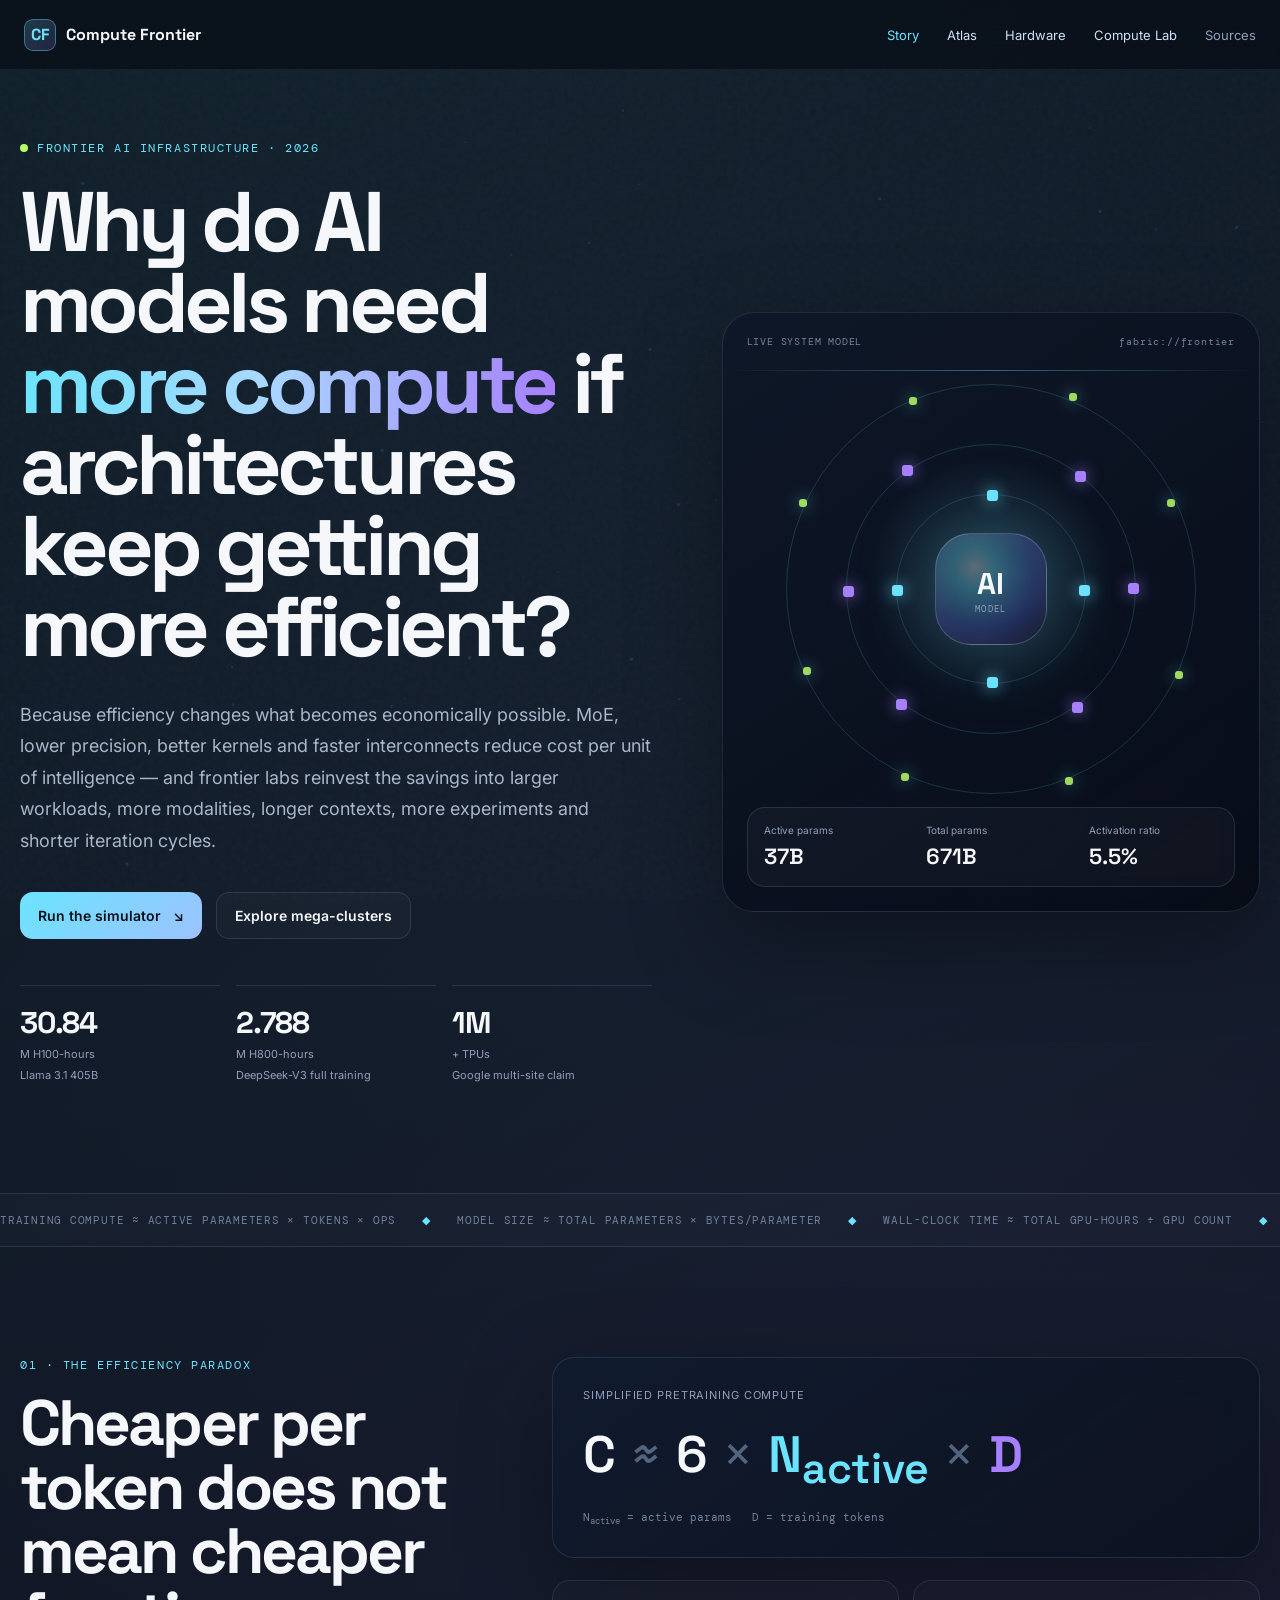
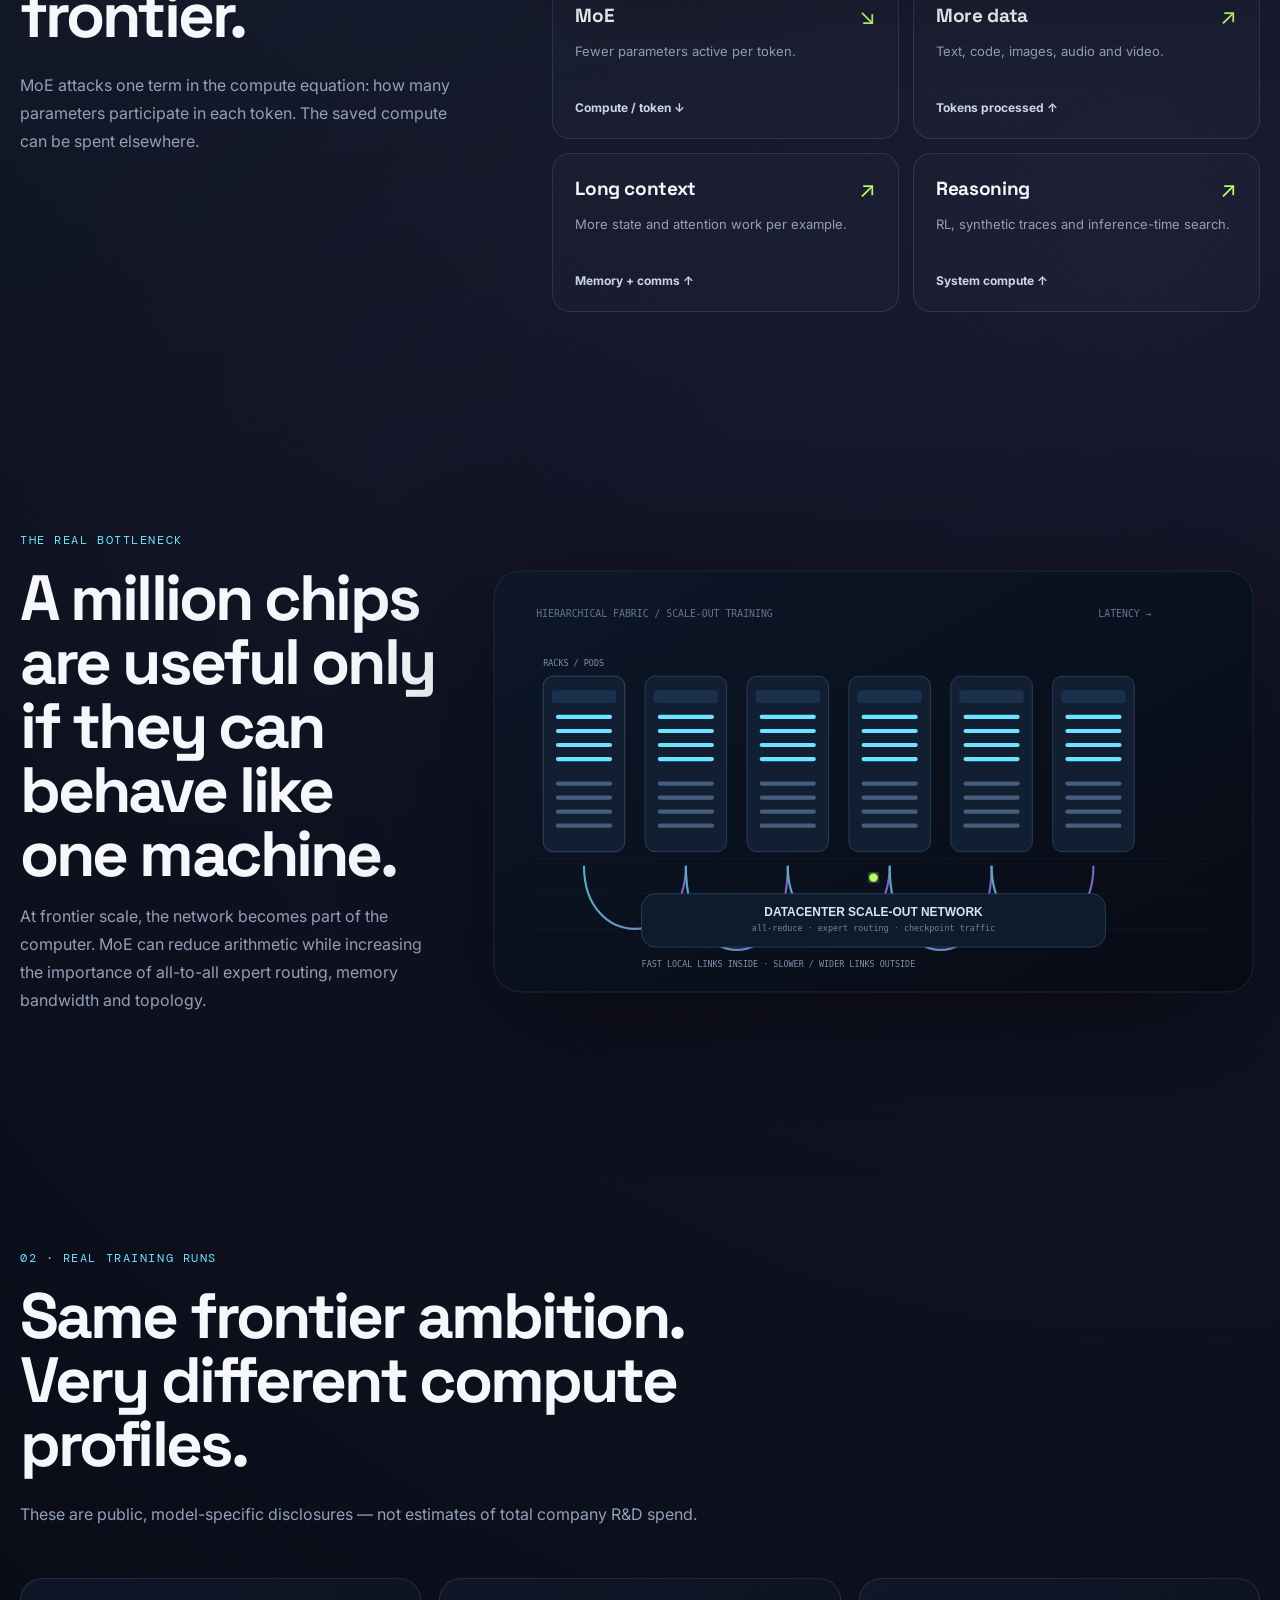
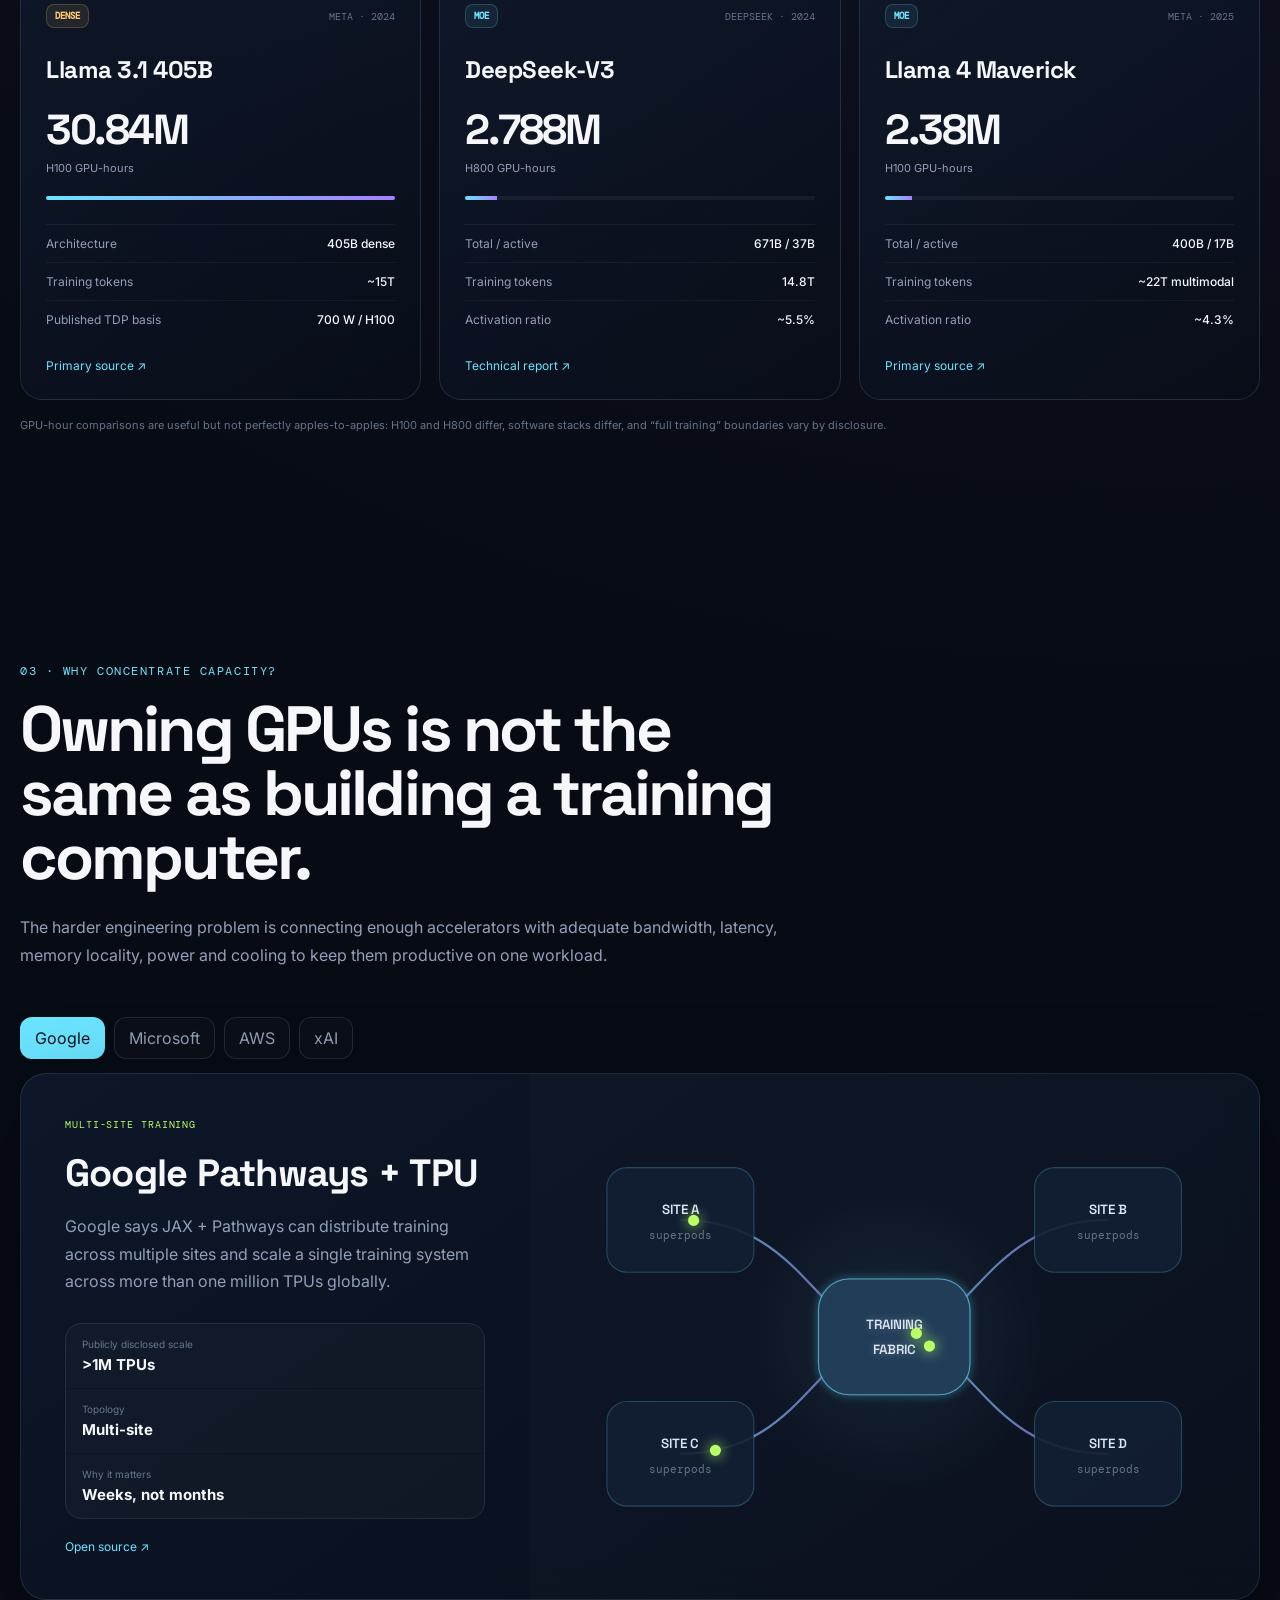
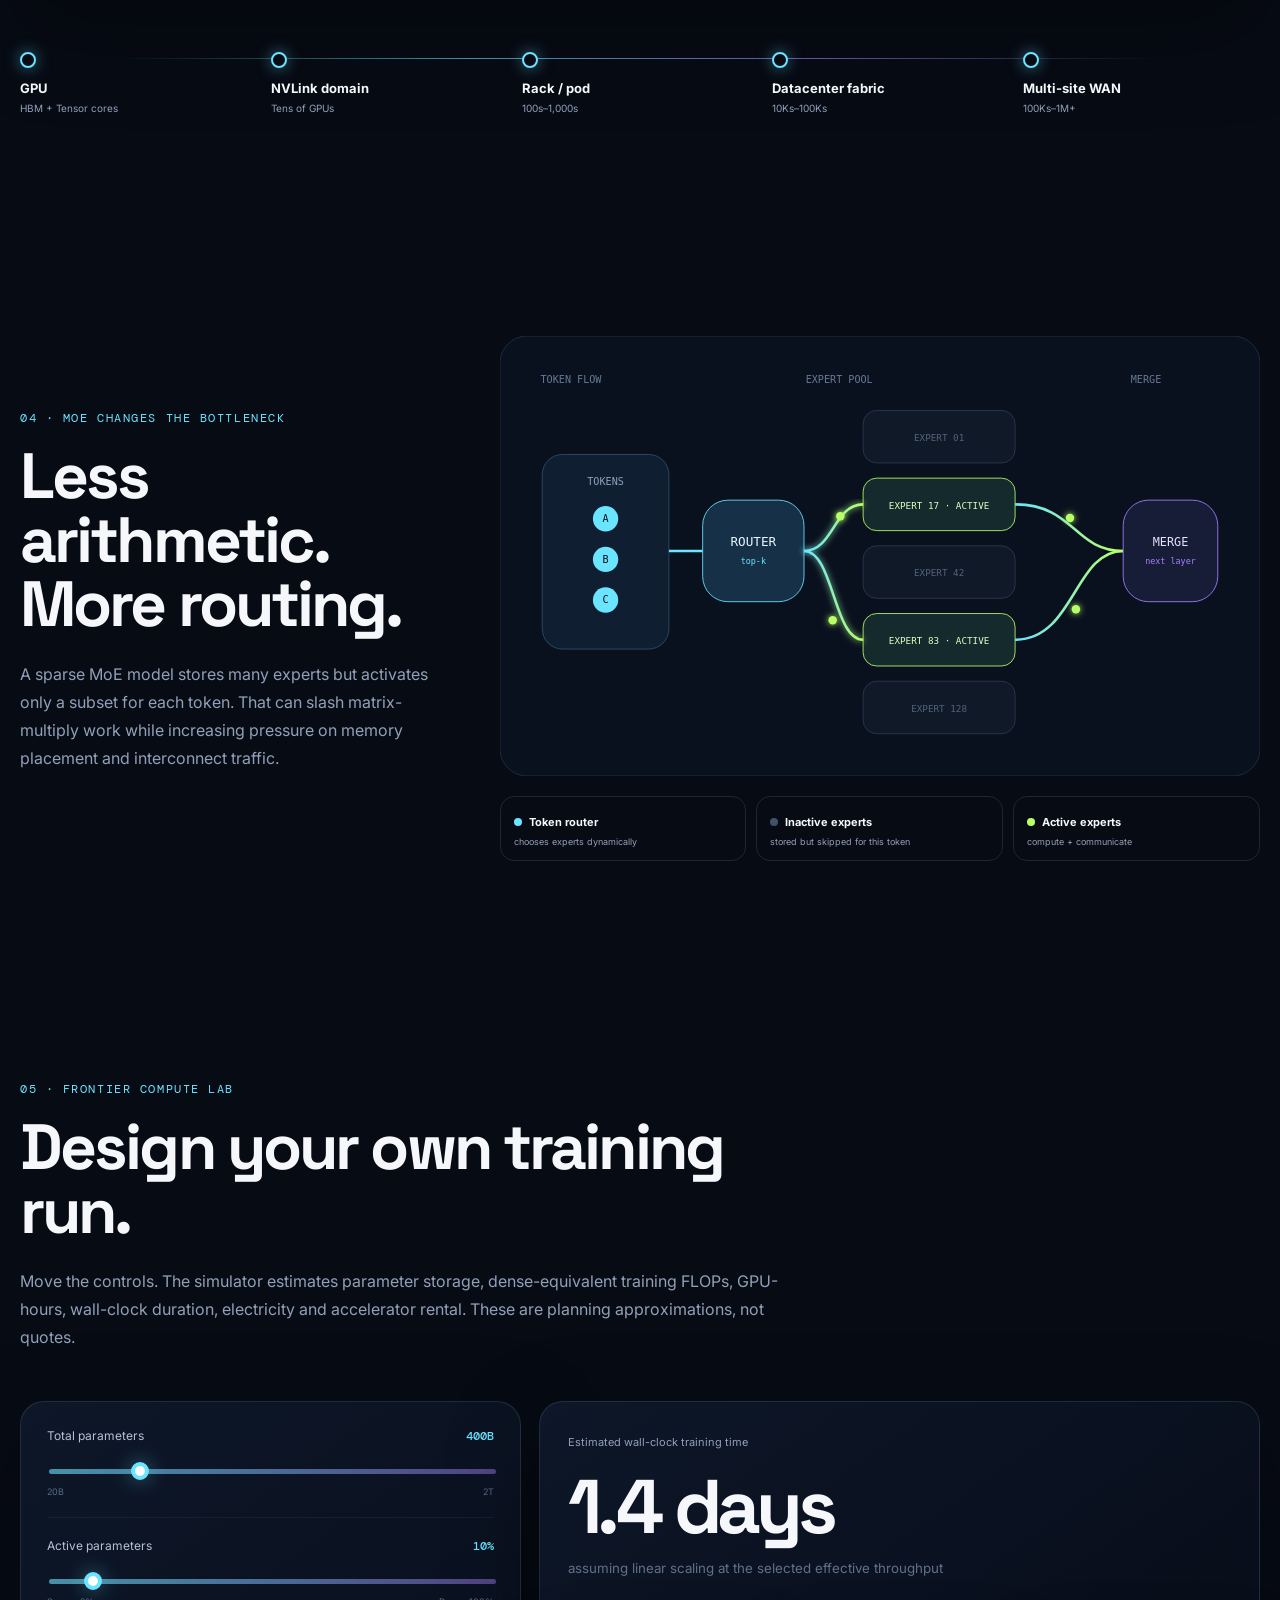
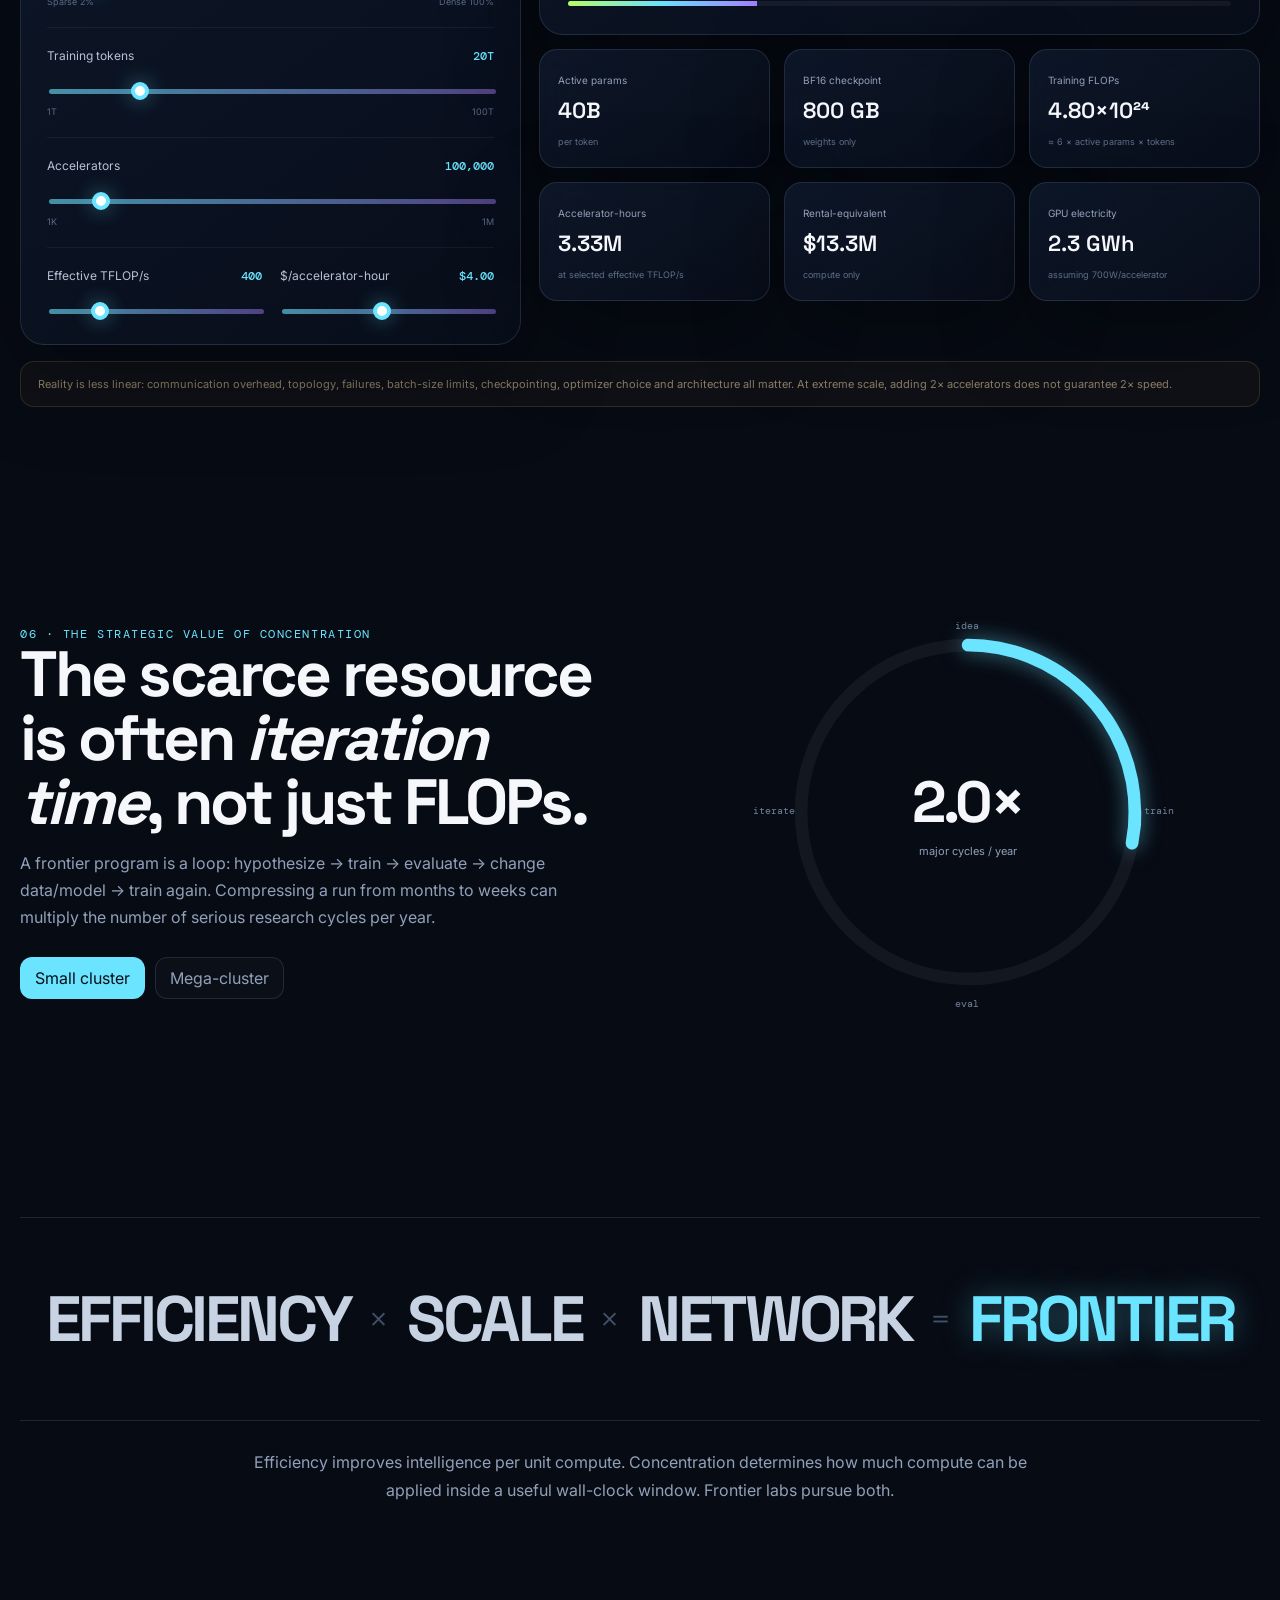
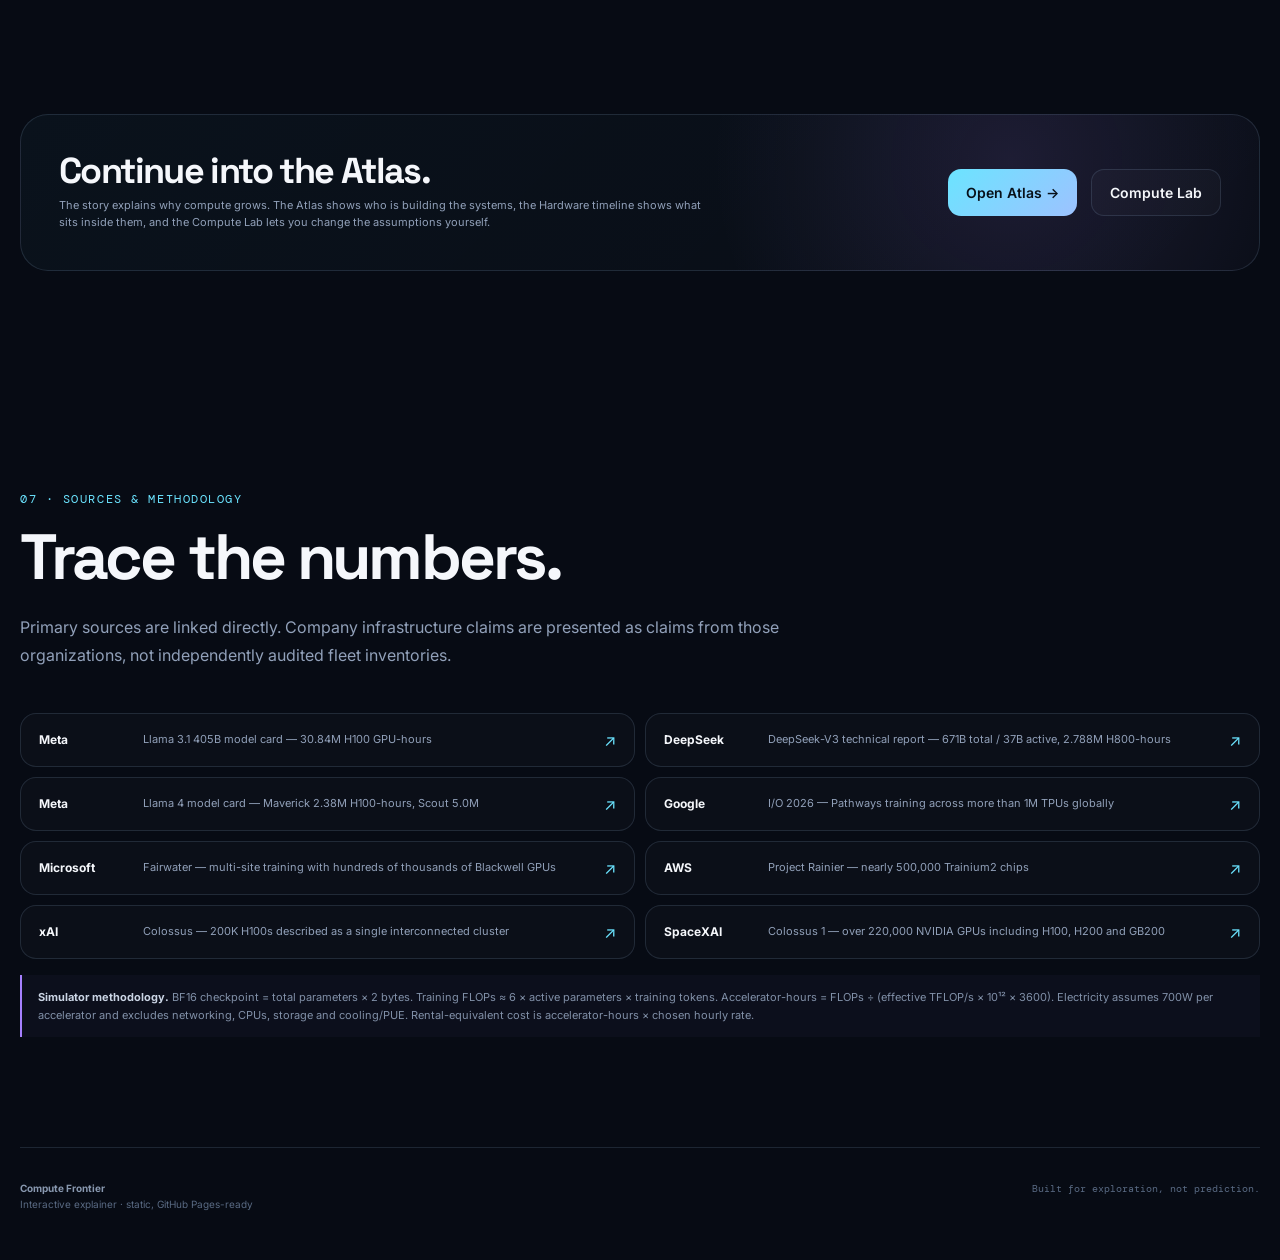
<file: index.html>
<!doctype html>
<html lang="en">
<head>
  <meta charset="utf-8" />
  <meta name="viewport" content="width=device-width, initial-scale=1" />
  <meta name="theme-color" content="#070b14" />
<link rel="icon" href="assets/favicon.svg" type="image/svg+xml"><link rel="manifest" href="site.webmanifest">
  <meta name="description" content="An interactive visual explainer of frontier AI compute: dense vs MoE models, GPU concentration, training cost, power, and why efficiency can increase total compute demand." />
  <title>Compute Frontier — Why AI Keeps Building Bigger Clusters</title>
  <link rel="preconnect" href="https://fonts.googleapis.com" />
  <link rel="preconnect" href="https://fonts.gstatic.com" crossorigin />
  <link href="https://fonts.googleapis.com/css2?family=DM+Mono:wght@400;500&family=Inter:wght@400;500;600;700;800&family=Space+Grotesk:wght@500;600;700&display=swap" rel="stylesheet" />
  <link rel="stylesheet" href="styles.css" />
  <link rel="stylesheet" href="pages.css" />
</head>
<body>
  <canvas id="particleCanvas" aria-hidden="true"></canvas>
  <div class="noise" aria-hidden="true"></div>

  <header class="topbar">
    <a class="brand" href="#top" aria-label="Compute Frontier home">
      <span class="brand-mark">CF</span>
      <span>Compute Frontier</span>
    </a>
    <nav class="nav" aria-label="Primary navigation">
      <a class="subnav-current" href="index.html">Story</a>
      <a class="nav-page" href="atlas.html">Atlas</a>
      <a class="nav-page" href="hardware.html">Hardware</a>
      <a class="nav-page" href="lab.html">Compute Lab</a>
      <a href="#sources">Sources</a>
    </nav>
    <button class="nav-toggle" id="navToggle" aria-label="Toggle navigation" aria-expanded="false">☰</button>
  </header>

  <main id="top">
    <section class="hero section-pad">
      <div class="hero-copy reveal">
        <div class="eyebrow"><span class="pulse-dot"></span> Frontier AI infrastructure · 2026</div>
        <h1>Why do AI models need <span class="gradient-text">more compute</span> if architectures keep getting more efficient?</h1>
        <p class="hero-lede">Because efficiency changes what becomes economically possible. MoE, lower precision, better kernels and faster interconnects reduce cost per unit of intelligence — and frontier labs reinvest the savings into larger workloads, more modalities, longer contexts, more experiments and shorter iteration cycles.</p>
        <div class="hero-actions">
          <a class="btn btn-primary" href="#lab">Run the simulator <span>↘</span></a>
          <a class="btn btn-ghost" href="#clusters">Explore mega-clusters</a>
        </div>
        <div class="hero-stats" aria-label="Key frontier compute numbers">
          <div><strong data-count="30.84">0</strong><span>M H100-hours<br>Llama 3.1 405B</span></div>
          <div><strong data-count="2.788">0</strong><span>M H800-hours<br>DeepSeek-V3 full training</span></div>
          <div><strong data-count="1000000" data-compact="true">0</strong><span>+ TPUs<br>Google multi-site claim</span></div>
        </div>
      </div>

      <div class="hero-visual reveal delay-1">
        <div class="orbital-card glass">
          <div class="orbital-head"><span>LIVE SYSTEM MODEL</span><span class="mono">fabric://frontier</span></div>
          <div class="compute-orbit" aria-hidden="true">
            <div class="core"><span>AI</span><small>MODEL</small></div>
            <div class="ring ring-1"><i></i><i></i><i></i><i></i></div>
            <div class="ring ring-2"><i></i><i></i><i></i><i></i><i></i><i></i></div>
            <div class="ring ring-3"><i></i><i></i><i></i><i></i><i></i><i></i><i></i><i></i></div>
          </div>
          <div class="throughput-panel">
            <div><span>Active params</span><strong id="heroActive">37B</strong></div>
            <div><span>Total params</span><strong id="heroTotal">671B</strong></div>
            <div><span>Activation ratio</span><strong id="heroRatio">5.5%</strong></div>
          </div>
          <div class="scanline"></div>
        </div>
      </div>
    </section>

    <section class="ticker" aria-label="Core relationships">
      <div class="ticker-track">
        <span>TRAINING COMPUTE ≈ ACTIVE PARAMETERS × TOKENS × OPS</span><i>◆</i>
        <span>MODEL SIZE ≈ TOTAL PARAMETERS × BYTES/PARAMETER</span><i>◆</i>
        <span>WALL-CLOCK TIME ≈ TOTAL GPU-HOURS ÷ GPU COUNT</span><i>◆</i>
        <span>USEFUL SCALE = FLOPS × MEMORY × NETWORK × SOFTWARE</span><i>◆</i>
        <span>TRAINING COMPUTE ≈ ACTIVE PARAMETERS × TOKENS × OPS</span><i>◆</i>
        <span>MODEL SIZE ≈ TOTAL PARAMETERS × BYTES/PARAMETER</span><i>◆</i>
      </div>
    </section>

    <section id="paradox" class="section-pad section-grid">
      <div class="section-intro reveal">
        <div class="kicker">01 · THE EFFICIENCY PARADOX</div>
        <h2>Cheaper per token does not mean cheaper frontier.</h2>
        <p>MoE attacks one term in the compute equation: how many parameters participate in each token. The saved compute can be spent elsewhere.</p>
      </div>
      <div class="paradox-board reveal delay-1">
        <div class="equation-card glass">
          <div class="eq-label">Simplified pretraining compute</div>
          <div class="equation"><span>C</span><b>≈</b><span>6</span><b>×</b><span class="accent">N<sub>active</sub></span><b>×</b><span class="accent-2">D</span></div>
          <div class="eq-notes"><span>N<sub>active</sub> = active params</span><span>D = training tokens</span></div>
        </div>
        <div class="trade-grid">
          <div class="trade-card"><div class="trade-icon">↘</div><h3>MoE</h3><p>Fewer parameters active per token.</p><strong>Compute / token ↓</strong></div>
          <div class="trade-card"><div class="trade-icon">↗</div><h3>More data</h3><p>Text, code, images, audio and video.</p><strong>Tokens processed ↑</strong></div>
          <div class="trade-card"><div class="trade-icon">↗</div><h3>Long context</h3><p>More state and attention work per example.</p><strong>Memory + comms ↑</strong></div>
          <div class="trade-card"><div class="trade-icon">↗</div><h3>Reasoning</h3><p>RL, synthetic traces and inference-time search.</p><strong>System compute ↑</strong></div>
        </div>
      </div>
    </section>

    <section class="image-break section-pad reveal">
      <div class="image-copy">
        <span class="kicker">THE REAL BOTTLENECK</span>
        <h2>A million chips are useful only if they can behave like one machine.</h2>
        <p>At frontier scale, the network becomes part of the computer. MoE can reduce arithmetic while increasing the importance of all-to-all expert routing, memory bandwidth and topology.</p>
      </div>
      <img src="assets/compute-fabric.svg" alt="Illustration of GPU racks connected through a hierarchical AI network fabric" />
    </section>

    <section id="models" class="section-pad">
      <div class="section-intro reveal wide">
        <div class="kicker">02 · REAL TRAINING RUNS</div>
        <h2>Same frontier ambition. Very different compute profiles.</h2>
        <p>These are public, model-specific disclosures — not estimates of total company R&amp;D spend.</p>
      </div>
      <div class="model-grid">
        <article class="model-card reveal" data-hours="30.84" data-unit="H100">
          <div class="model-top"><span class="chip dense">DENSE</span><span class="mono">META · 2024</span></div>
          <h3>Llama 3.1 405B</h3>
          <div class="model-metric"><strong>30.84M</strong><span>H100 GPU-hours</span></div>
          <div class="bar"><i style="--w:100%"></i></div>
          <div class="model-row"><span>Architecture</span><b>405B dense</b></div>
          <div class="model-row"><span>Training tokens</span><b>~15T</b></div>
          <div class="model-row"><span>Published TDP basis</span><b>700 W / H100</b></div>
          <a href="https://huggingface.co/meta-llama/Llama-3.1-405B/blob/main/README.md" target="_blank" rel="noreferrer">Primary source ↗</a>
        </article>

        <article class="model-card reveal delay-1" data-hours="2.788" data-unit="H800">
          <div class="model-top"><span class="chip moe">MOE</span><span class="mono">DEEPSEEK · 2024</span></div>
          <h3>DeepSeek-V3</h3>
          <div class="model-metric"><strong>2.788M</strong><span>H800 GPU-hours</span></div>
          <div class="bar"><i style="--w:9.04%"></i></div>
          <div class="model-row"><span>Total / active</span><b>671B / 37B</b></div>
          <div class="model-row"><span>Training tokens</span><b>14.8T</b></div>
          <div class="model-row"><span>Activation ratio</span><b>~5.5%</b></div>
          <a href="https://arxiv.org/abs/2412.19437" target="_blank" rel="noreferrer">Technical report ↗</a>
        </article>

        <article class="model-card reveal delay-2" data-hours="2.38" data-unit="H100">
          <div class="model-top"><span class="chip moe">MOE</span><span class="mono">META · 2025</span></div>
          <h3>Llama 4 Maverick</h3>
          <div class="model-metric"><strong>2.38M</strong><span>H100 GPU-hours</span></div>
          <div class="bar"><i style="--w:7.72%"></i></div>
          <div class="model-row"><span>Total / active</span><b>400B / 17B</b></div>
          <div class="model-row"><span>Training tokens</span><b>~22T multimodal</b></div>
          <div class="model-row"><span>Activation ratio</span><b>~4.3%</b></div>
          <a href="https://huggingface.co/meta-llama/Llama-4-Maverick-17B-128E-Original/blob/main/README.md" target="_blank" rel="noreferrer">Primary source ↗</a>
        </article>
      </div>
      <p class="micro-note reveal">GPU-hour comparisons are useful but not perfectly apples-to-apples: H100 and H800 differ, software stacks differ, and “full training” boundaries vary by disclosure.</p>
    </section>

    <section id="clusters" class="section-pad cluster-section">
      <div class="section-intro reveal wide">
        <div class="kicker">03 · WHY CONCENTRATE CAPACITY?</div>
        <h2>Owning GPUs is not the same as building a training computer.</h2>
        <p>The harder engineering problem is connecting enough accelerators with adequate bandwidth, latency, memory locality, power and cooling to keep them productive on one workload.</p>
      </div>

      <div class="cluster-stage reveal">
        <div class="cluster-tabs" role="tablist" aria-label="Mega-cluster examples">
          <button class="cluster-tab active" data-cluster="google" role="tab">Google</button>
          <button class="cluster-tab" data-cluster="microsoft" role="tab">Microsoft</button>
          <button class="cluster-tab" data-cluster="aws" role="tab">AWS</button>
          <button class="cluster-tab" data-cluster="xai" role="tab">xAI</button>
        </div>
        <div class="cluster-display glass">
          <div class="cluster-copy">
            <div class="cluster-badge" id="clusterBadge">MULTI-SITE TRAINING</div>
            <h3 id="clusterName">Google Pathways + TPU</h3>
            <p id="clusterDesc">Google says JAX + Pathways can distribute training across multiple sites and scale a single training system across more than one million TPUs globally.</p>
            <div class="cluster-kpis">
              <div><span>Publicly disclosed scale</span><strong id="clusterScale">&gt;1M TPUs</strong></div>
              <div><span>Topology</span><strong id="clusterTopology">Multi-site</strong></div>
              <div><span>Why it matters</span><strong id="clusterWhy">Weeks, not months</strong></div>
            </div>
            <a id="clusterLink" href="https://blog.google/intl/en-in/company-news/technology/sundar-pichai-io-2026/" target="_blank" rel="noreferrer">Open source ↗</a>
          </div>
          <div class="cluster-viz" id="clusterViz" aria-label="Animated cluster topology visualization">
            <svg viewBox="0 0 620 420" role="img" aria-label="Diagram showing multiple compute sites connected to a central training fabric">
              <defs>
                <linearGradient id="lineGlow" x1="0" x2="1"><stop offset="0" stop-color="#6be4ff"/><stop offset="1" stop-color="#b783ff"/></linearGradient>
                <filter id="glow"><feGaussianBlur stdDeviation="4" result="blur"/><feMerge><feMergeNode in="blur"/><feMergeNode in="SourceGraphic"/></feMerge></filter>
              </defs>
              <g class="links" stroke="url(#lineGlow)" stroke-width="2" fill="none" opacity=".65">
                <path d="M118 105 C230 105 240 210 310 210"/><path d="M502 105 C390 105 380 210 310 210"/><path d="M118 315 C230 315 240 210 310 210"/><path d="M502 315 C390 315 380 210 310 210"/>
              </g>
              <g class="site" transform="translate(52 58)"><rect width="132" height="94" rx="18"/><text x="66" y="42">SITE A</text><text class="sub" x="66" y="64">superpods</text></g>
              <g class="site" transform="translate(436 58)"><rect width="132" height="94" rx="18"/><text x="66" y="42">SITE B</text><text class="sub" x="66" y="64">superpods</text></g>
              <g class="site" transform="translate(52 268)"><rect width="132" height="94" rx="18"/><text x="66" y="42">SITE C</text><text class="sub" x="66" y="64">superpods</text></g>
              <g class="site" transform="translate(436 268)"><rect width="132" height="94" rx="18"/><text x="66" y="42">SITE D</text><text class="sub" x="66" y="64">superpods</text></g>
              <g class="hub" transform="translate(242 158)" filter="url(#glow)"><rect width="136" height="104" rx="28"/><text x="68" y="45">TRAINING</text><text x="68" y="67">FABRIC</text></g>
              <circle class="packet p1" r="5"><animateMotion dur="2.6s" repeatCount="indefinite" path="M118 105 C230 105 240 210 310 210"/></circle>
              <circle class="packet p2" r="5"><animateMotion dur="3s" repeatCount="indefinite" path="M502 105 C390 105 380 210 310 210"/></circle>
              <circle class="packet p3" r="5"><animateMotion dur="2.4s" repeatCount="indefinite" path="M118 315 C230 315 240 210 310 210"/></circle>
              <circle class="packet p4" r="5"><animateMotion dur="3.2s" repeatCount="indefinite" path="M502 315 C390 315 380 210 310 210"/></circle>
            </svg>
          </div>
        </div>
      </div>

      <div class="hierarchy reveal">
        <div class="hierarchy-line"></div>
        <div class="hier-node"><b>GPU</b><span>HBM + Tensor cores</span></div>
        <div class="hier-node"><b>NVLink domain</b><span>Tens of GPUs</span></div>
        <div class="hier-node"><b>Rack / pod</b><span>100s–1,000s</span></div>
        <div class="hier-node"><b>Datacenter fabric</b><span>10Ks–100Ks</span></div>
        <div class="hier-node"><b>Multi-site WAN</b><span>100Ks–1M+</span></div>
      </div>
    </section>

    <section class="moe-section section-pad">
      <div class="section-intro reveal">
        <div class="kicker">04 · MOE CHANGES THE BOTTLENECK</div>
        <h2>Less arithmetic. More routing.</h2>
        <p>A sparse MoE model stores many experts but activates only a subset for each token. That can slash matrix-multiply work while increasing pressure on memory placement and interconnect traffic.</p>
      </div>
      <div class="moe-visual reveal delay-1">
        <img src="assets/moe-routing.svg" alt="Diagram showing tokens being dynamically routed to a subset of experts in a mixture-of-experts model" />
        <div class="moe-legend">
          <div><span class="dot d1"></span><b>Token router</b><small>chooses experts dynamically</small></div>
          <div><span class="dot d2"></span><b>Inactive experts</b><small>stored but skipped for this token</small></div>
          <div><span class="dot d3"></span><b>Active experts</b><small>compute + communicate</small></div>
        </div>
      </div>
    </section>

    <section id="lab" class="section-pad lab-section">
      <div class="section-intro reveal wide">
        <div class="kicker">05 · FRONTIER COMPUTE LAB</div>
        <h2>Design your own training run.</h2>
        <p>Move the controls. The simulator estimates parameter storage, dense-equivalent training FLOPs, GPU-hours, wall-clock duration, electricity and accelerator rental. These are planning approximations, not quotes.</p>
      </div>

      <div class="lab-grid reveal">
        <div class="controls glass">
          <div class="control">
            <label for="totalParams">Total parameters <output id="totalParamsOut">400B</output></label>
            <input id="totalParams" type="range" min="20" max="2000" step="10" value="400" />
            <div class="range-labels"><span>20B</span><span>2T</span></div>
          </div>
          <div class="control">
            <label for="activeRatio">Active parameters <output id="activeRatioOut">10%</output></label>
            <input id="activeRatio" type="range" min="2" max="100" step="1" value="10" />
            <div class="range-labels"><span>Sparse 2%</span><span>Dense 100%</span></div>
          </div>
          <div class="control">
            <label for="tokens">Training tokens <output id="tokensOut">20T</output></label>
            <input id="tokens" type="range" min="1" max="100" step="1" value="20" />
            <div class="range-labels"><span>1T</span><span>100T</span></div>
          </div>
          <div class="control">
            <label for="gpuCount">Accelerators <output id="gpuCountOut">100,000</output></label>
            <input id="gpuCount" type="range" min="1000" max="1000000" step="1000" value="100000" />
            <div class="range-labels"><span>1K</span><span>1M</span></div>
          </div>
          <div class="control dual">
            <div>
              <label for="effectiveTflops">Effective TFLOP/s <output id="effectiveTflopsOut">400</output></label>
              <input id="effectiveTflops" type="range" min="100" max="1500" step="25" value="400" />
            </div>
            <div>
              <label for="hourlyCost">$/accelerator-hour <output id="hourlyCostOut">$4.00</output></label>
              <input id="hourlyCost" type="range" min="0.5" max="8" step="0.1" value="4" />
            </div>
          </div>
        </div>

        <div class="results">
          <div class="result-hero glass">
            <span>Estimated wall-clock training time</span>
            <strong id="daysResult">—</strong>
            <small id="daysSub">assuming linear scaling at the selected effective throughput</small>
            <div class="time-gauge"><i id="timeGauge"></i></div>
          </div>
          <div class="result-grid">
            <div class="result-card glass"><span>Active params</span><strong id="activeParamsResult">—</strong><small>per token</small></div>
            <div class="result-card glass"><span>BF16 checkpoint</span><strong id="modelSizeResult">—</strong><small>weights only</small></div>
            <div class="result-card glass"><span>Training FLOPs</span><strong id="flopsResult">—</strong><small>≈ 6 × active params × tokens</small></div>
            <div class="result-card glass"><span>Accelerator-hours</span><strong id="gpuHoursResult">—</strong><small>at selected effective TFLOP/s</small></div>
            <div class="result-card glass"><span>Rental-equivalent</span><strong id="costResult">—</strong><small>compute only</small></div>
            <div class="result-card glass"><span>GPU electricity</span><strong id="energyResult">—</strong><small>assuming 700W/accelerator</small></div>
          </div>
        </div>
      </div>

      <div class="lab-warning reveal">Reality is less linear: communication overhead, topology, failures, batch-size limits, checkpointing, optimizer choice and architecture all matter. At extreme scale, adding 2× accelerators does not guarantee 2× speed.</div>
    </section>

    <section class="iteration-section section-pad">
      <div class="iteration-copy reveal">
        <div class="kicker">06 · THE STRATEGIC VALUE OF CONCENTRATION</div>
        <h2>The scarce resource is often <em>iteration time</em>, not just FLOPs.</h2>
        <p>A frontier program is a loop: hypothesize → train → evaluate → change data/model → train again. Compressing a run from months to weeks can multiply the number of serious research cycles per year.</p>
        <div class="iteration-toggle">
          <button class="iter-btn active" data-days="180">Small cluster</button>
          <button class="iter-btn" data-days="45">Mega-cluster</button>
        </div>
      </div>
      <div class="year-ring reveal delay-1">
        <div class="ring-label"><strong id="iterationsPerYear">2.0×</strong><span>major cycles / year</span></div>
        <svg viewBox="0 0 340 340" aria-hidden="true">
          <circle cx="170" cy="170" r="132" class="ring-bg"/>
          <circle cx="170" cy="170" r="132" class="ring-progress" id="iterationRing" pathLength="100"/>
        </svg>
        <div class="ring-points"><span>idea</span><span>train</span><span>eval</span><span>iterate</span></div>
      </div>
    </section>

    <section class="summary section-pad">
      <div class="summary-card reveal">
        <div class="summary-word">EFFICIENCY</div><div class="summary-op">×</div>
        <div class="summary-word">SCALE</div><div class="summary-op">×</div>
        <div class="summary-word">NETWORK</div><div class="summary-op">=</div>
        <div class="summary-word glow">FRONTIER</div>
      </div>
      <p class="summary-note reveal">Efficiency improves intelligence per unit compute. Concentration determines how much compute can be applied inside a useful wall-clock window. Frontier labs pursue both.</p>
    </section>

    <section class="section-pad reveal">
      <div class="page-footer-cta" style="width:100%;margin:0">
        <div><h2>Continue into the Atlas.</h2><p>The story explains why compute grows. The Atlas shows who is building the systems, the Hardware timeline shows what sits inside them, and the Compute Lab lets you change the assumptions yourself.</p></div>
        <div class="hero-actions" style="margin:0"><a class="btn btn-primary" href="atlas.html">Open Atlas →</a><a class="btn btn-ghost" href="lab.html">Compute Lab</a></div>
      </div>
    </section>

    <section id="sources" class="section-pad sources-section">
      <div class="section-intro reveal wide">
        <div class="kicker">07 · SOURCES &amp; METHODOLOGY</div>
        <h2>Trace the numbers.</h2>
        <p>Primary sources are linked directly. Company infrastructure claims are presented as claims from those organizations, not independently audited fleet inventories.</p>
      </div>
      <div class="sources-grid reveal">
        <a href="https://huggingface.co/meta-llama/Llama-3.1-405B/blob/main/README.md" target="_blank" rel="noreferrer"><b>Meta</b><span>Llama 3.1 405B model card — 30.84M H100 GPU-hours</span><em>↗</em></a>
        <a href="https://arxiv.org/abs/2412.19437" target="_blank" rel="noreferrer"><b>DeepSeek</b><span>DeepSeek-V3 technical report — 671B total / 37B active, 2.788M H800-hours</span><em>↗</em></a>
        <a href="https://huggingface.co/meta-llama/Llama-4-Maverick-17B-128E-Original/blob/main/README.md" target="_blank" rel="noreferrer"><b>Meta</b><span>Llama 4 model card — Maverick 2.38M H100-hours, Scout 5.0M</span><em>↗</em></a>
        <a href="https://blog.google/intl/en-in/company-news/technology/sundar-pichai-io-2026/" target="_blank" rel="noreferrer"><b>Google</b><span>I/O 2026 — Pathways training across more than 1M TPUs globally</span><em>↗</em></a>
        <a href="https://news.microsoft.com/source/features/ai/from-wisconsin-to-atlanta-microsoft-connects-datacenters-to-build-its-first-ai-superfactory/" target="_blank" rel="noreferrer"><b>Microsoft</b><span>Fairwater — multi-site training with hundreds of thousands of Blackwell GPUs</span><em>↗</em></a>
        <a href="https://aws.amazon.com/blogs/aws/aws-weekly-roundup-project-rainier-online-amazon-nova-amazon-bedrock-and-more-november-3-2025/" target="_blank" rel="noreferrer"><b>AWS</b><span>Project Rainier — nearly 500,000 Trainium2 chips</span><em>↗</em></a>
        <a href="https://x.ai/colossus" target="_blank" rel="noreferrer"><b>xAI</b><span>Colossus — 200K H100s described as a single interconnected cluster</span><em>↗</em></a>
        <a href="https://x.ai/news/anthropic-compute-partnership" target="_blank" rel="noreferrer"><b>SpaceXAI</b><span>Colossus 1 — over 220,000 NVIDIA GPUs including H100, H200 and GB200</span><em>↗</em></a>
      </div>
      <div class="method reveal">
        <b>Simulator methodology.</b> BF16 checkpoint = total parameters × 2 bytes. Training FLOPs ≈ 6 × active parameters × training tokens. Accelerator-hours = FLOPs ÷ (effective TFLOP/s × 10¹² × 3600). Electricity assumes 700W per accelerator and excludes networking, CPUs, storage and cooling/PUE. Rental-equivalent cost is accelerator-hours × chosen hourly rate.
      </div>
    </section>
  </main>

  <footer>
    <div><b>Compute Frontier</b><span>Interactive explainer · static, GitHub Pages-ready</span></div>
    <div class="mono">Built for exploration, not prediction.</div>
  </footer>

  <script src="app.js"></script>
</body>
</html>
</file>
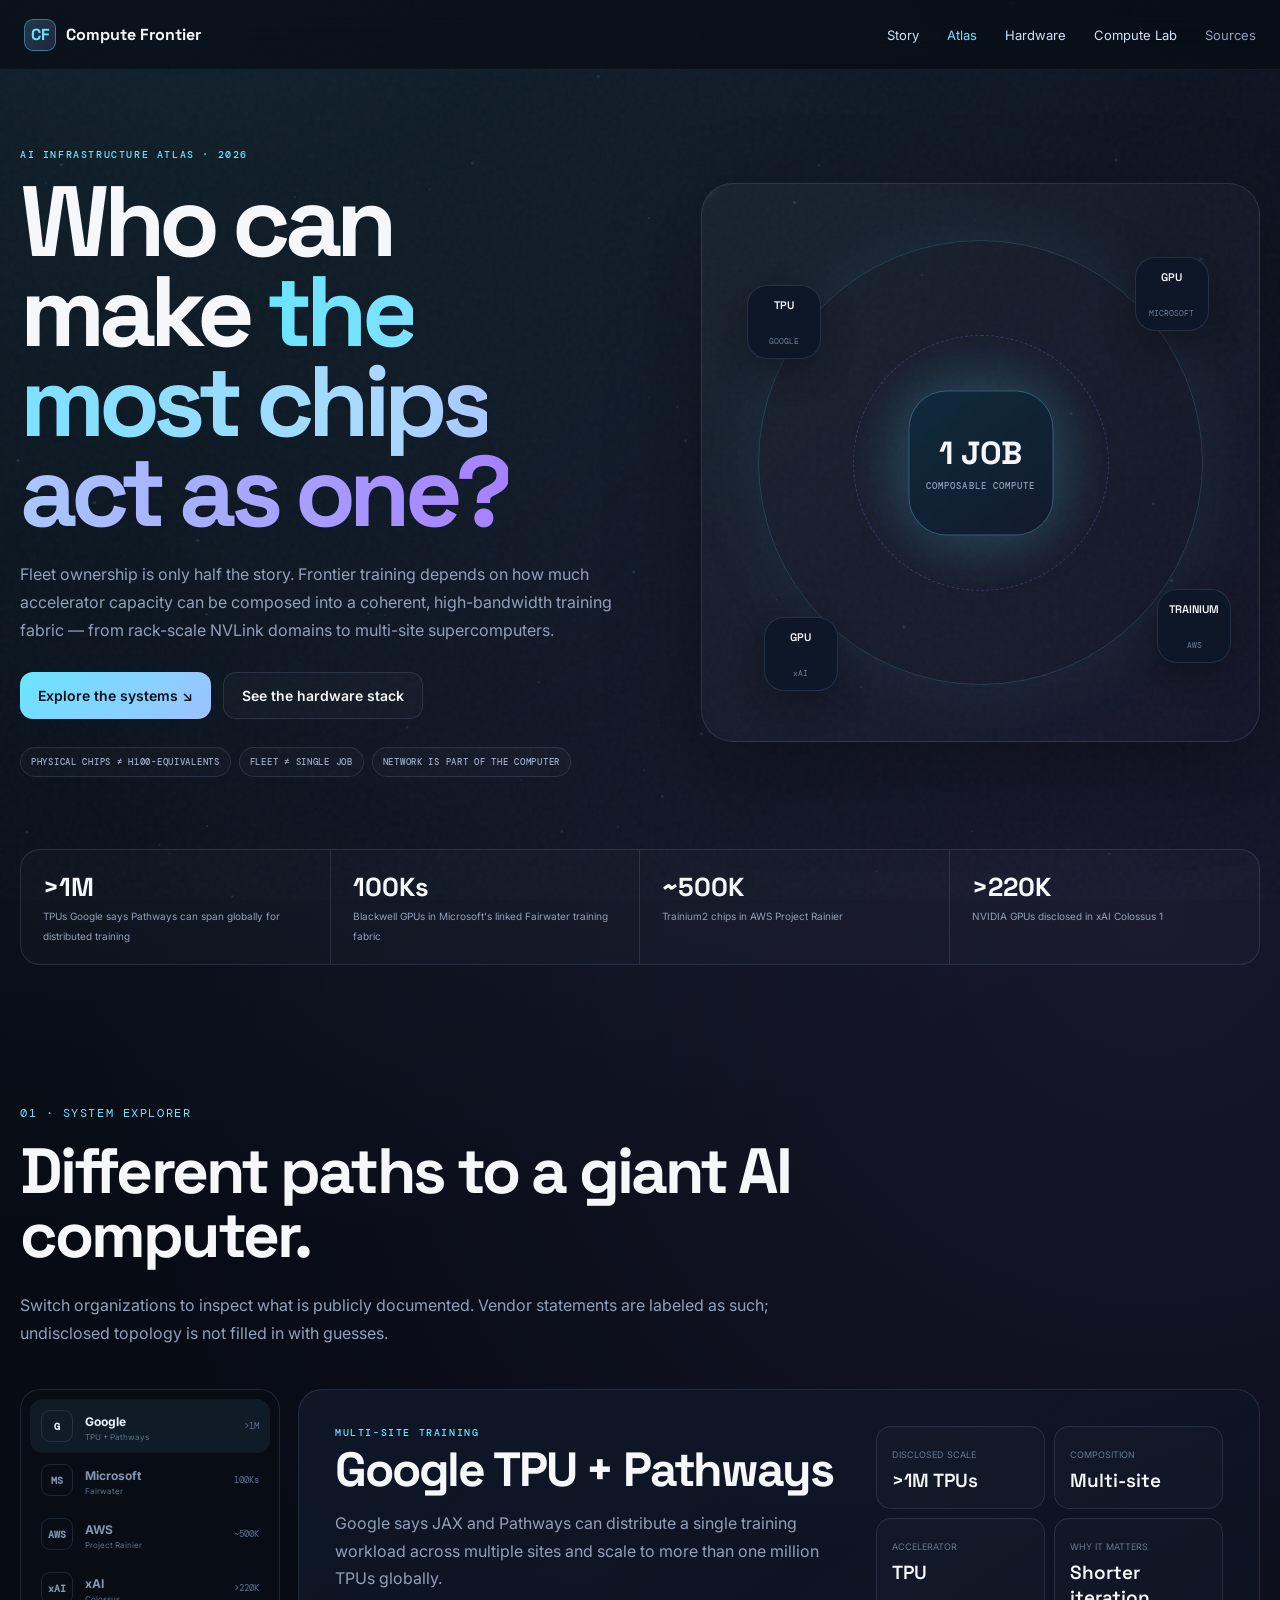
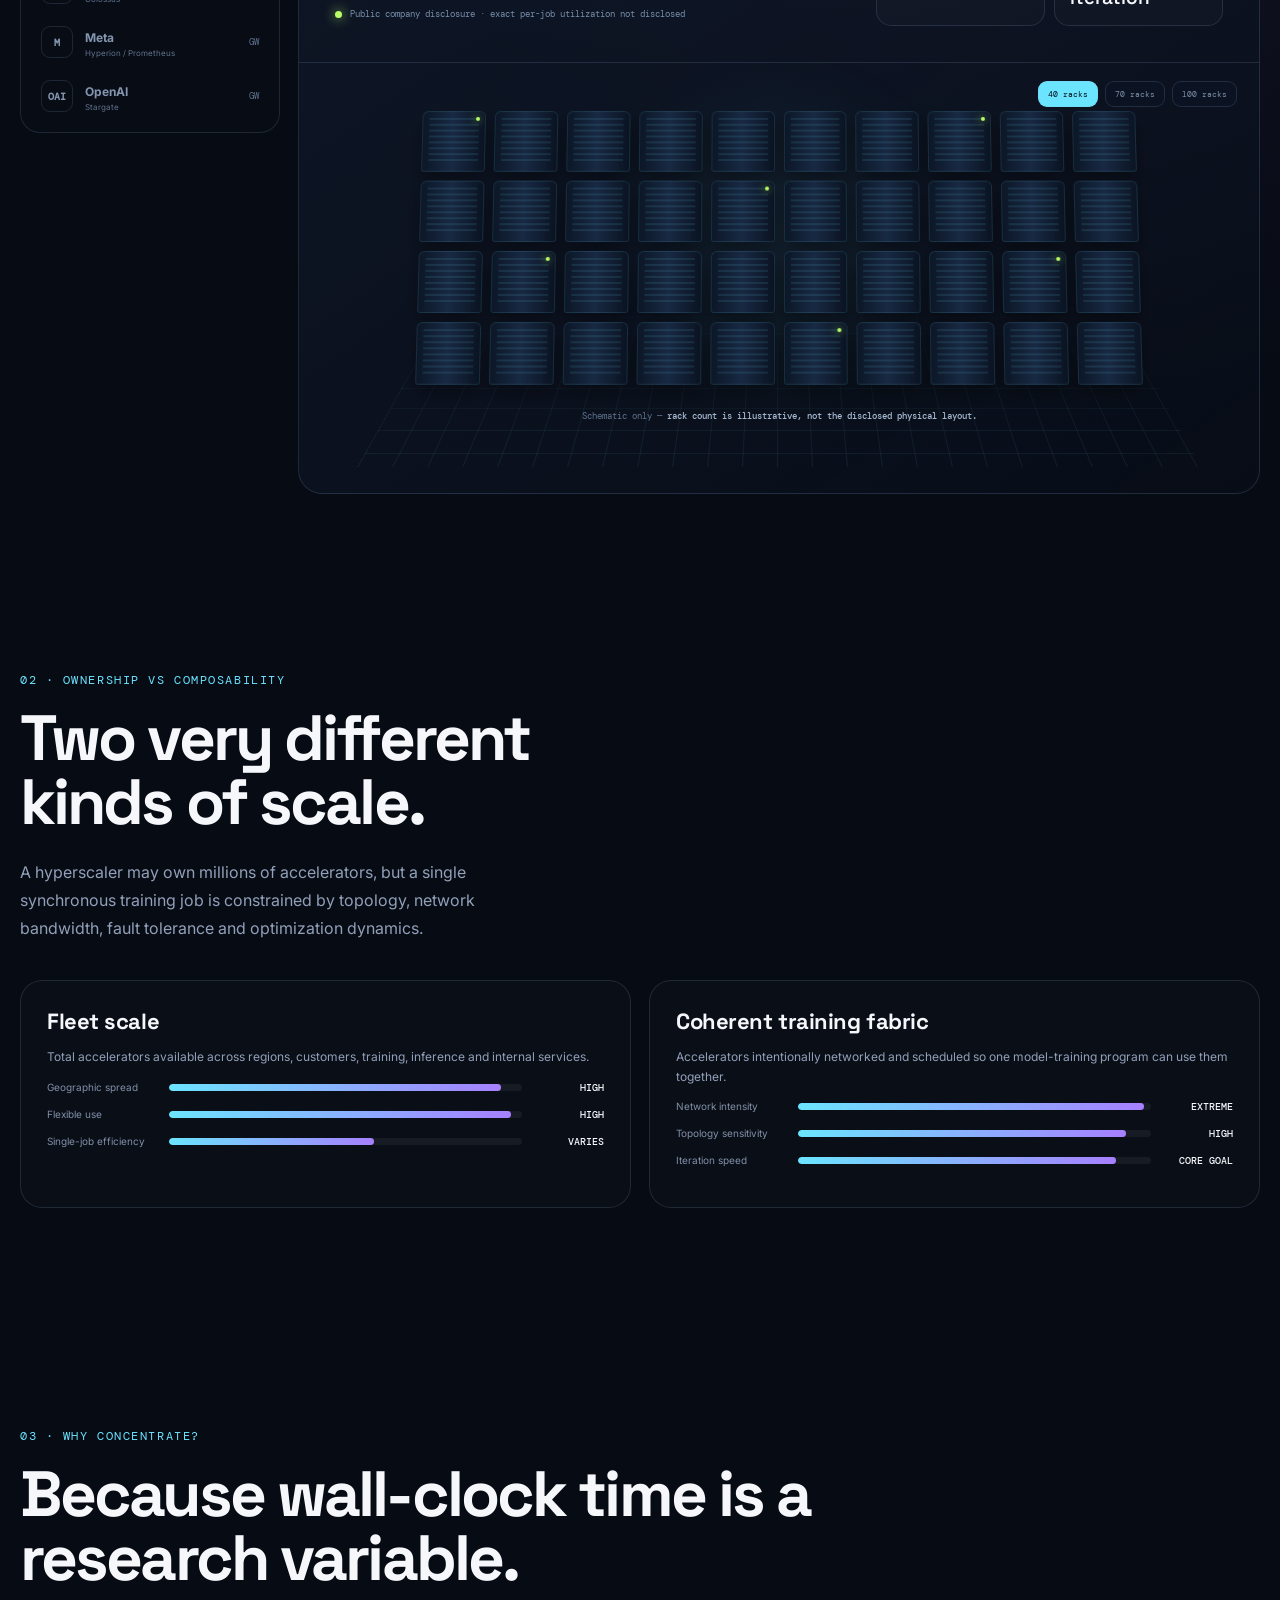
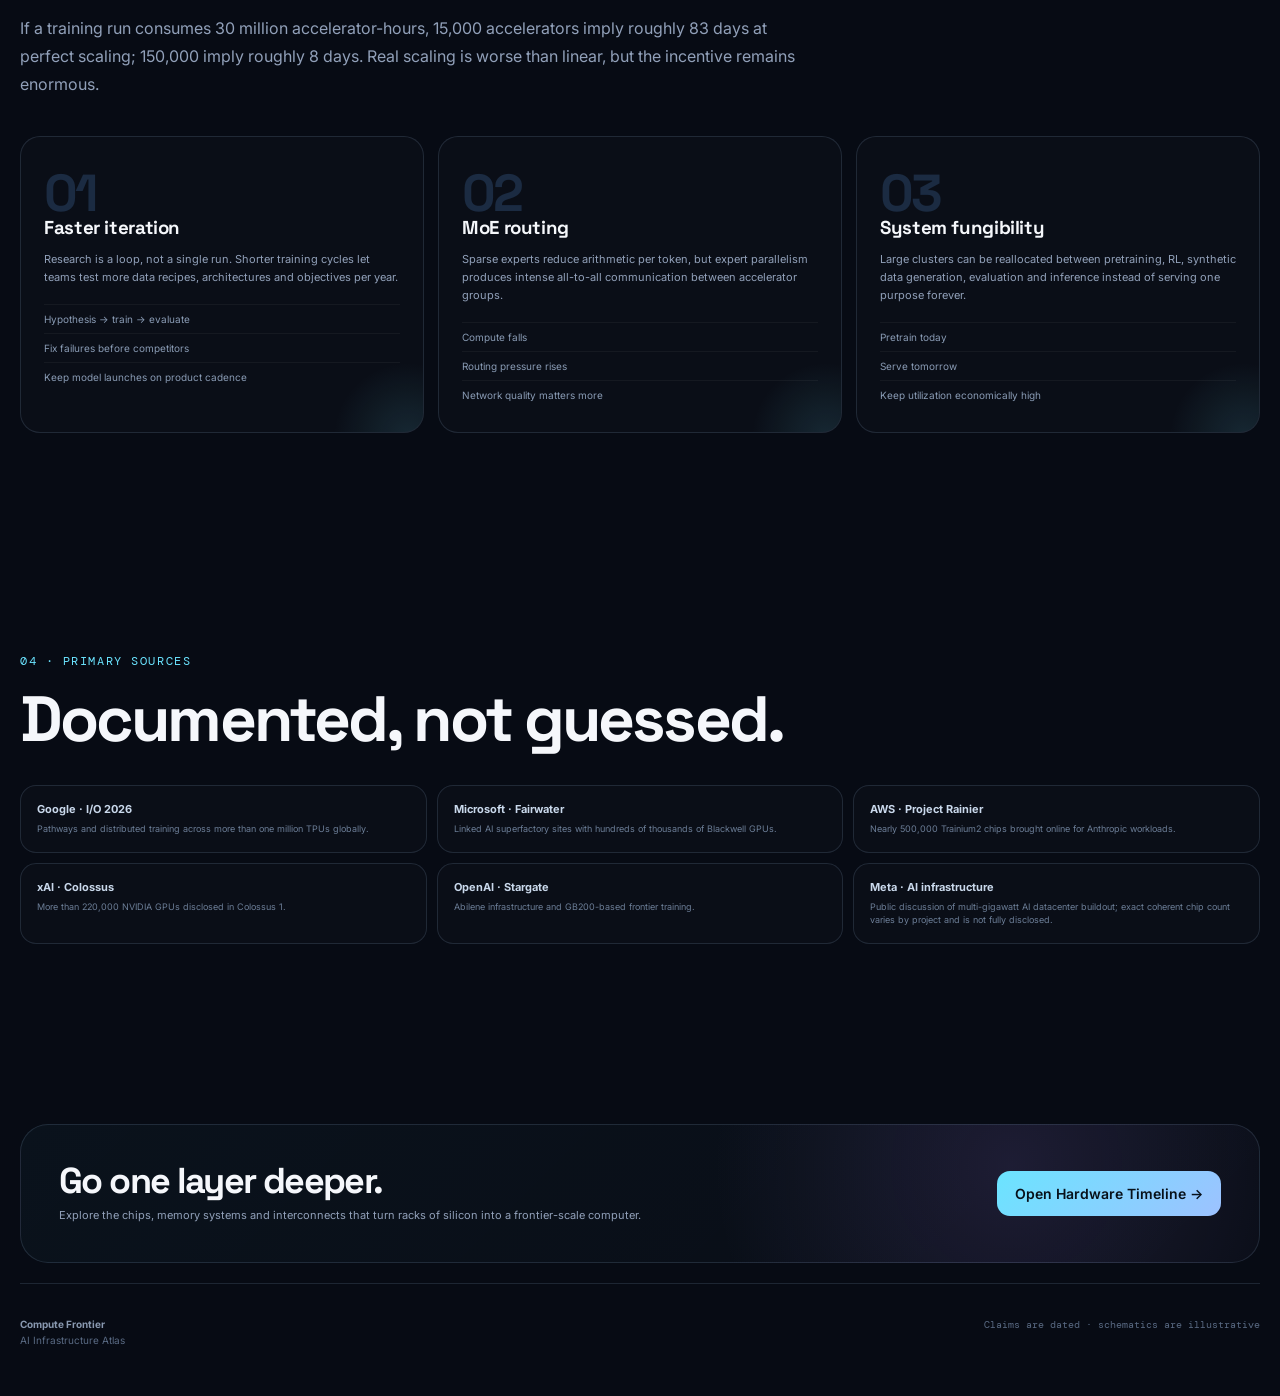
<file: atlas.html>
<!doctype html><html lang="en"><head>
<meta charset="utf-8"><meta name="viewport" content="width=device-width,initial-scale=1"><meta name="theme-color" content="#070b14">
<link rel="icon" href="assets/favicon.svg" type="image/svg+xml"><link rel="manifest" href="site.webmanifest">
<meta name="description" content="Interactive atlas of frontier AI compute infrastructure: Google TPU, Microsoft Fairwater, AWS Rainier, xAI Colossus, Meta and OpenAI/Stargate.">
<title>AI Infrastructure Atlas — Compute Frontier</title>
<link rel="preconnect" href="https://fonts.googleapis.com"><link rel="preconnect" href="https://fonts.gstatic.com" crossorigin><link href="https://fonts.googleapis.com/css2?family=DM+Mono:wght@400;500&family=Inter:wght@400;500;600;700;800&family=Space+Grotesk:wght@500;600;700&display=swap" rel="stylesheet">
<link rel="stylesheet" href="styles.css"><link rel="stylesheet" href="pages.css"></head><body>
<canvas id="particleCanvas" aria-hidden="true"></canvas><div class="noise" aria-hidden="true"></div>
<header class="topbar"><a class="brand" href="index.html"><span class="brand-mark">CF</span><span>Compute Frontier</span></a><nav class="nav"><a class="nav-page" href="index.html">Story</a><a class="nav-page subnav-current" href="atlas.html">Atlas</a><a class="nav-page" href="hardware.html">Hardware</a><a class="nav-page" href="lab.html">Compute Lab</a><a href="#sources">Sources</a></nav><button class="nav-toggle" id="navToggle" aria-label="Toggle navigation" aria-expanded="false">☰</button></header>
<main>
<section class="page-hero"><div class="reveal"><div class="page-kicker">AI INFRASTRUCTURE ATLAS · 2026</div><h1>Who can make <span class="gradient-text">the most chips act as one?</span></h1><p>Fleet ownership is only half the story. Frontier training depends on how much accelerator capacity can be composed into a coherent, high-bandwidth training fabric — from rack-scale NVLink domains to multi-site supercomputers.</p><div class="page-actions"><a class="btn btn-primary" href="#explorer">Explore the systems ↘</a><a class="btn btn-ghost" href="hardware.html">See the hardware stack</a></div><div class="page-chipline"><span>PHYSICAL CHIPS ≠ H100-EQUIVALENTS</span><span>FLEET ≠ SINGLE JOB</span><span>NETWORK IS PART OF THE COMPUTER</span></div></div>
<div class="atlas-orbit reveal delay-1" aria-hidden="true"><div class="atlas-core"><div><strong>1 JOB</strong><small>COMPOSABLE COMPUTE</small></div></div><div class="orbit-node n1">TPU<small>GOOGLE</small></div><div class="orbit-node n2">GPU<small>MICROSOFT</small></div><div class="orbit-node n3">TRAINIUM<small>AWS</small></div><div class="orbit-node n4">GPU<small>xAI</small></div><div class="pulse-packet"></div></div></section>
<section class="stat-strip reveal"><div><strong>&gt;1M</strong><span>TPUs Google says Pathways can span globally for distributed training</span></div><div><strong>100Ks</strong><span>Blackwell GPUs in Microsoft's linked Fairwater training fabric</span></div><div><strong>~500K</strong><span>Trainium2 chips in AWS Project Rainier</span></div><div><strong>&gt;220K</strong><span>NVIDIA GPUs disclosed in xAI Colossus 1</span></div></section>
<section id="explorer" class="section-pad"><div class="section-intro reveal wide"><div class="kicker">01 · SYSTEM EXPLORER</div><h2>Different paths to a giant AI computer.</h2><p>Switch organizations to inspect what is publicly documented. Vendor statements are labeled as such; undisclosed topology is not filled in with guesses.</p></div>
<div class="atlas-shell reveal"><aside class="company-list" id="companyList">
<button class="company-btn active" data-company="google"><span class="company-logo">G</span><span><b>Google</b><small>TPU + Pathways</small></span><em>&gt;1M</em></button>
<button class="company-btn" data-company="microsoft"><span class="company-logo">MS</span><span><b>Microsoft</b><small>Fairwater</small></span><em>100Ks</em></button>
<button class="company-btn" data-company="aws"><span class="company-logo">AWS</span><span><b>AWS</b><small>Project Rainier</small></span><em>~500K</em></button>
<button class="company-btn" data-company="xai"><span class="company-logo">xAI</span><span><b>xAI</b><small>Colossus</small></span><em>&gt;220K</em></button>
<button class="company-btn" data-company="meta"><span class="company-logo">M</span><span><b>Meta</b><small>Hyperion / Prometheus</small></span><em>GW</em></button>
<button class="company-btn" data-company="openai"><span class="company-logo">OAI</span><span><b>OpenAI</b><small>Stargate</small></span><em>GW</em></button>
</aside>
<div class="atlas-panel"><div class="atlas-panel-head"><div><div class="page-kicker" id="atlasBadge">MULTI-SITE TRAINING</div><h2 id="atlasName">Google TPU + Pathways</h2><p id="atlasDesc">Google says JAX and Pathways can distribute a single training workload across multiple sites and scale to more than one million TPUs globally.</p><div class="confidence"><i></i><span id="atlasConfidence">Public company disclosure · exact per-job utilization not disclosed</span></div></div><div class="atlas-kpis"><div class="atlas-kpi"><span>DISCLOSED SCALE</span><strong id="atlasScale">&gt;1M TPUs</strong></div><div class="atlas-kpi"><span>COMPOSITION</span><strong id="atlasTopology">Multi-site</strong></div><div class="atlas-kpi"><span>ACCELERATOR</span><strong id="atlasChip">TPU</strong></div><div class="atlas-kpi"><span>WHY IT MATTERS</span><strong id="atlasWhy">Shorter iteration</strong></div></div></div>
<div class="rack-scene" id="rackScene"><div class="rack-floor"></div><div class="rack-toolbar"><button class="scene-btn active" data-density="40">40 racks</button><button class="scene-btn" data-density="70">70 racks</button><button class="scene-btn" data-density="100">100 racks</button></div><div class="rack-grid" id="rackGrid"></div><div class="rack-caption">Schematic only — <strong>rack count is illustrative, not the disclosed physical layout.</strong></div></div></div></div></section>
<section class="section-pad compare-section"><div class="section-intro reveal"><div class="kicker">02 · OWNERSHIP VS COMPOSABILITY</div><h2>Two very different kinds of scale.</h2><p>A hyperscaler may own millions of accelerators, but a single synchronous training job is constrained by topology, network bandwidth, fault tolerance and optimization dynamics.</p></div><div class="compare-grid reveal delay-1"><div class="compare-card"><h3>Fleet scale</h3><p>Total accelerators available across regions, customers, training, inference and internal services.</p><div class="meter-row"><span>Geographic spread</span><div class="meter"><i style="width:94%"></i></div><b>HIGH</b></div><div class="meter-row"><span>Flexible use</span><div class="meter"><i style="width:97%"></i></div><b>HIGH</b></div><div class="meter-row"><span>Single-job efficiency</span><div class="meter"><i style="width:58%"></i></div><b>VARIES</b></div></div><div class="compare-card"><h3>Coherent training fabric</h3><p>Accelerators intentionally networked and scheduled so one model-training program can use them together.</p><div class="meter-row"><span>Network intensity</span><div class="meter"><i style="width:98%"></i></div><b>EXTREME</b></div><div class="meter-row"><span>Topology sensitivity</span><div class="meter"><i style="width:93%"></i></div><b>HIGH</b></div><div class="meter-row"><span>Iteration speed</span><div class="meter"><i style="width:90%"></i></div><b>CORE GOAL</b></div></div></div></section>
<section class="section-pad"><div class="section-intro reveal wide"><div class="kicker">03 · WHY CONCENTRATE?</div><h2>Because wall-clock time is a research variable.</h2><p>If a training run consumes 30 million accelerator-hours, 15,000 accelerators imply roughly 83 days at perfect scaling; 150,000 imply roughly 8 days. Real scaling is worse than linear, but the incentive remains enormous.</p></div><div class="arch-grid reveal"><article class="arch-card"><div class="num">01</div><h3>Faster iteration</h3><p>Research is a loop, not a single run. Shorter training cycles let teams test more data recipes, architectures and objectives per year.</p><ul><li>Hypothesis → train → evaluate</li><li>Fix failures before competitors</li><li>Keep model launches on product cadence</li></ul></article><article class="arch-card"><div class="num">02</div><h3>MoE routing</h3><p>Sparse experts reduce arithmetic per token, but expert parallelism produces intense all-to-all communication between accelerator groups.</p><ul><li>Compute falls</li><li>Routing pressure rises</li><li>Network quality matters more</li></ul></article><article class="arch-card"><div class="num">03</div><h3>System fungibility</h3><p>Large clusters can be reallocated between pretraining, RL, synthetic data generation, evaluation and inference instead of serving one purpose forever.</p><ul><li>Pretrain today</li><li>Serve tomorrow</li><li>Keep utilization economically high</li></ul></article></div></section>
<section id="sources" class="section-pad"><div class="section-intro reveal wide"><div class="kicker">04 · PRIMARY SOURCES</div><h2>Documented, not guessed.</h2></div><div class="source-stack reveal"><a href="https://blog.google/intl/en-in/company-news/technology/sundar-pichai-io-2026/" target="_blank" rel="noreferrer"><b>Google · I/O 2026</b><span>Pathways and distributed training across more than one million TPUs globally.</span></a><a href="https://news.microsoft.com/source/features/ai/from-wisconsin-to-atlanta-microsoft-connects-datacenters-to-build-its-first-ai-superfactory/" target="_blank" rel="noreferrer"><b>Microsoft · Fairwater</b><span>Linked AI superfactory sites with hundreds of thousands of Blackwell GPUs.</span></a><a href="https://aws.amazon.com/blogs/aws/aws-weekly-roundup-project-rainier-online-amazon-nova-amazon-bedrock-and-more-november-3-2025/" target="_blank" rel="noreferrer"><b>AWS · Project Rainier</b><span>Nearly 500,000 Trainium2 chips brought online for Anthropic workloads.</span></a><a href="https://x.ai/news/anthropic-compute-partnership" target="_blank" rel="noreferrer"><b>xAI · Colossus</b><span>More than 220,000 NVIDIA GPUs disclosed in Colossus 1.</span></a><a href="https://openai.com/index/building-the-compute-infrastructure-for-the-intelligence-age/" target="_blank" rel="noreferrer"><b>OpenAI · Stargate</b><span>Abilene infrastructure and GB200-based frontier training.</span></a><a href="https://about.fb.com/news/2025/12/metas-richland-parish-data-center-supports-louisiana-economy-875-million-in-contracts/" target="_blank" rel="noreferrer"><b>Meta · AI infrastructure</b><span>Public discussion of multi-gigawatt AI datacenter buildout; exact coherent chip count varies by project and is not fully disclosed.</span></a></div></section>
<div class="page-footer-cta reveal"><div><h2>Go one layer deeper.</h2><p>Explore the chips, memory systems and interconnects that turn racks of silicon into a frontier-scale computer.</p></div><a class="btn btn-primary" href="hardware.html">Open Hardware Timeline →</a></div></main>
<footer><div><b>Compute Frontier</b><span>AI Infrastructure Atlas</span></div><div class="mono">Claims are dated · schematics are illustrative</div></footer><script src="app.js"></script><script src="atlas.js"></script></body></html>
</file>
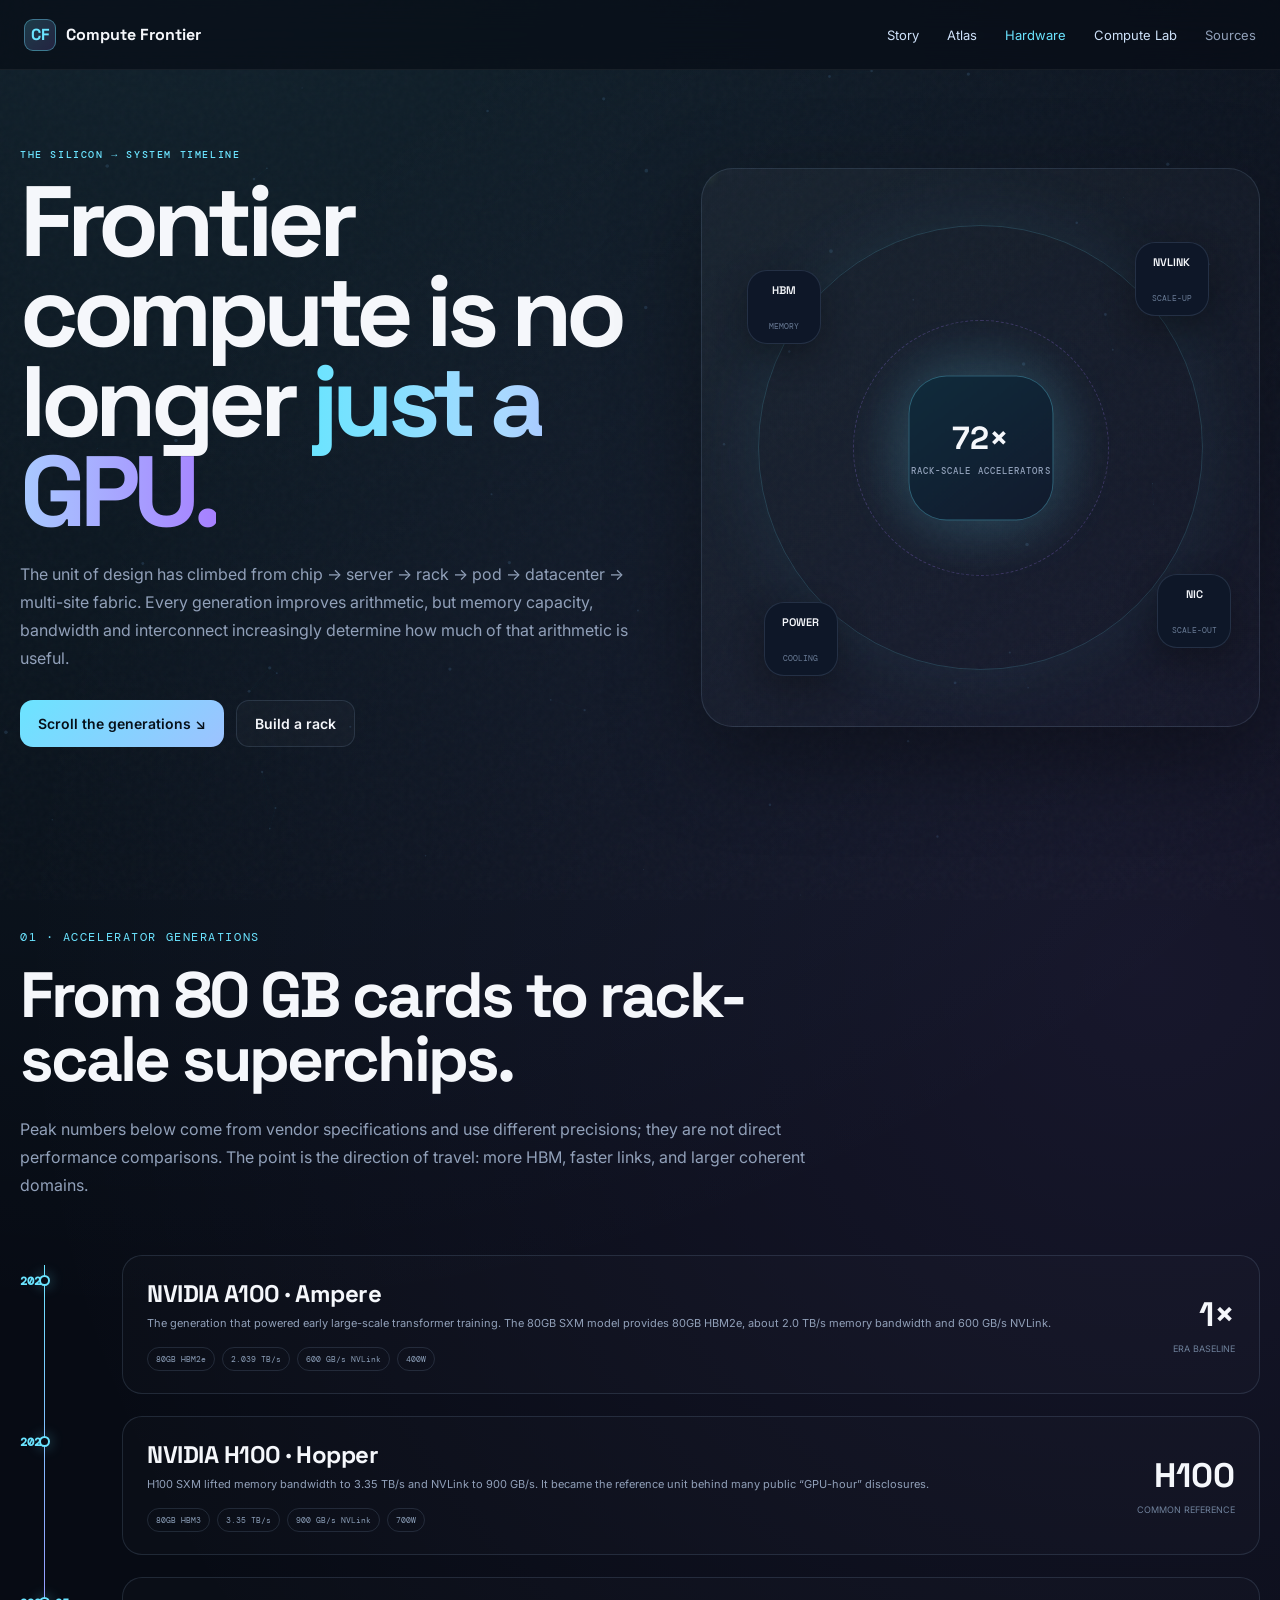
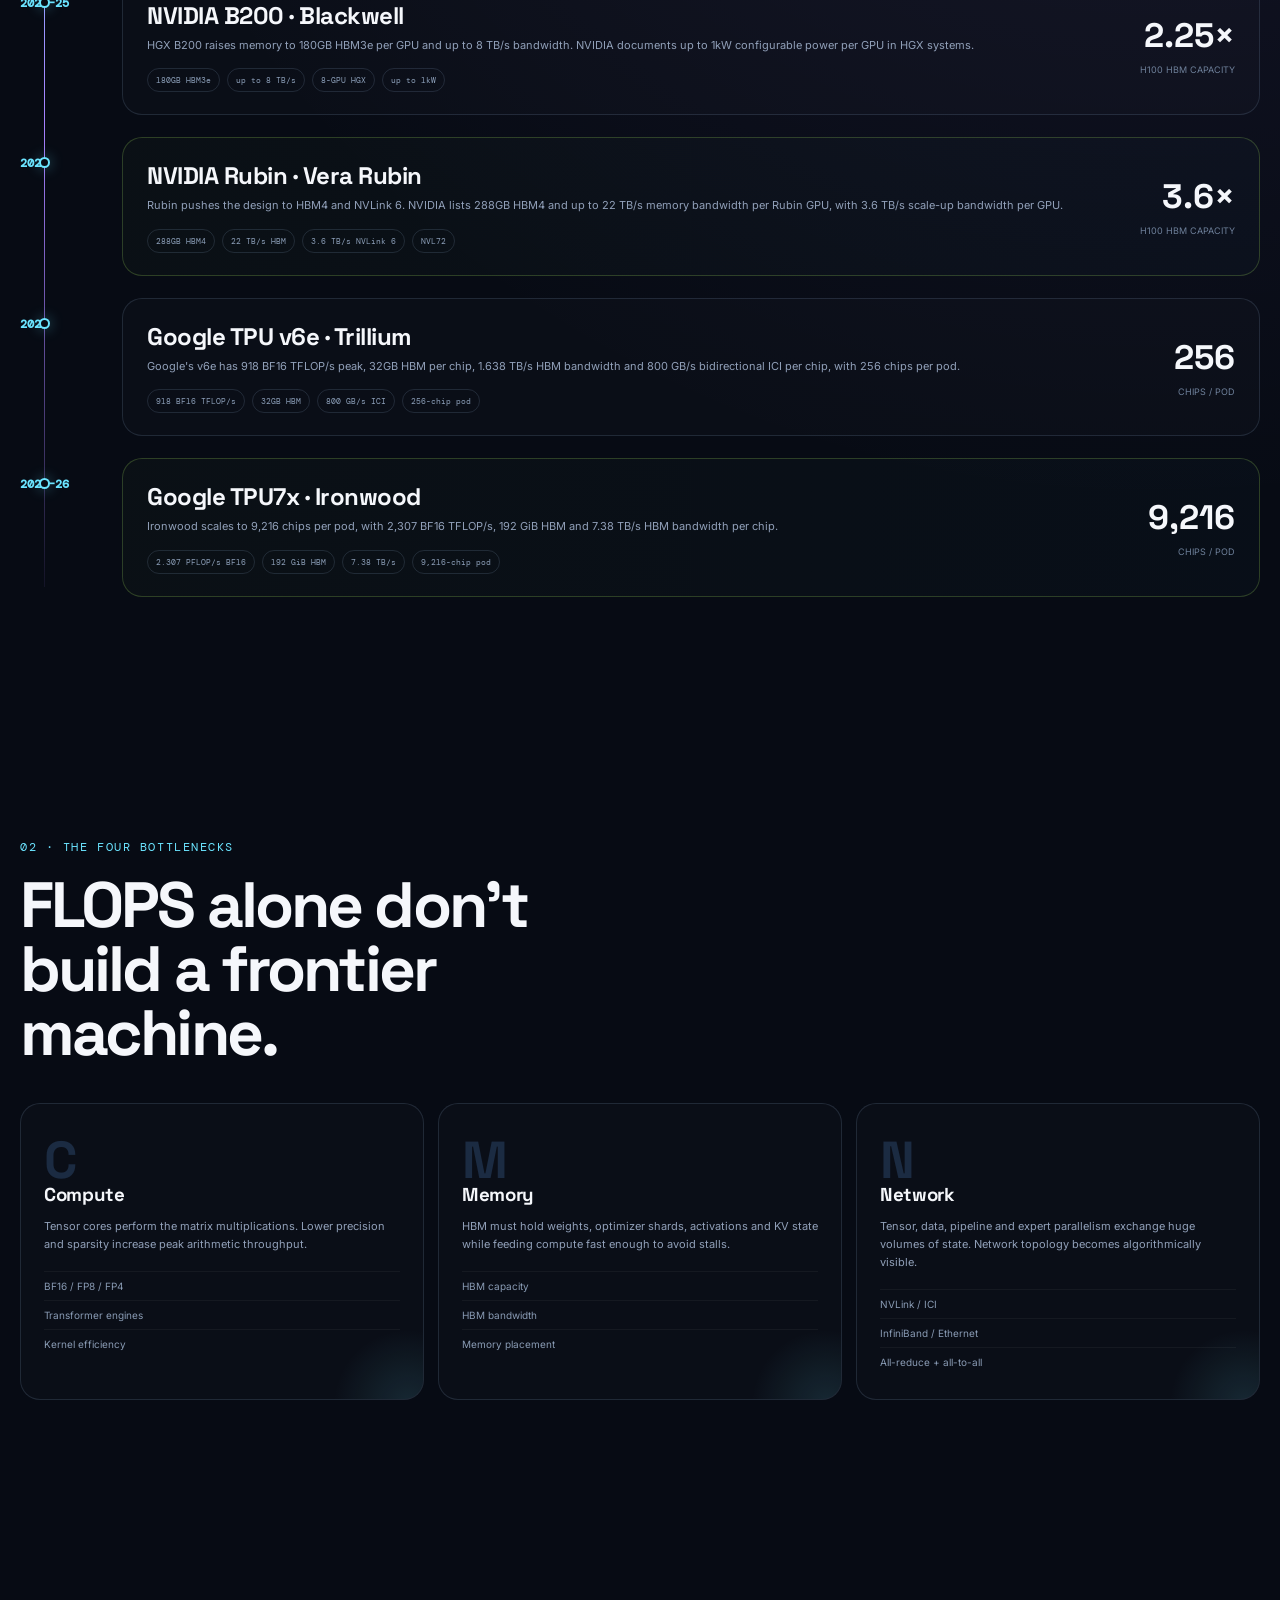
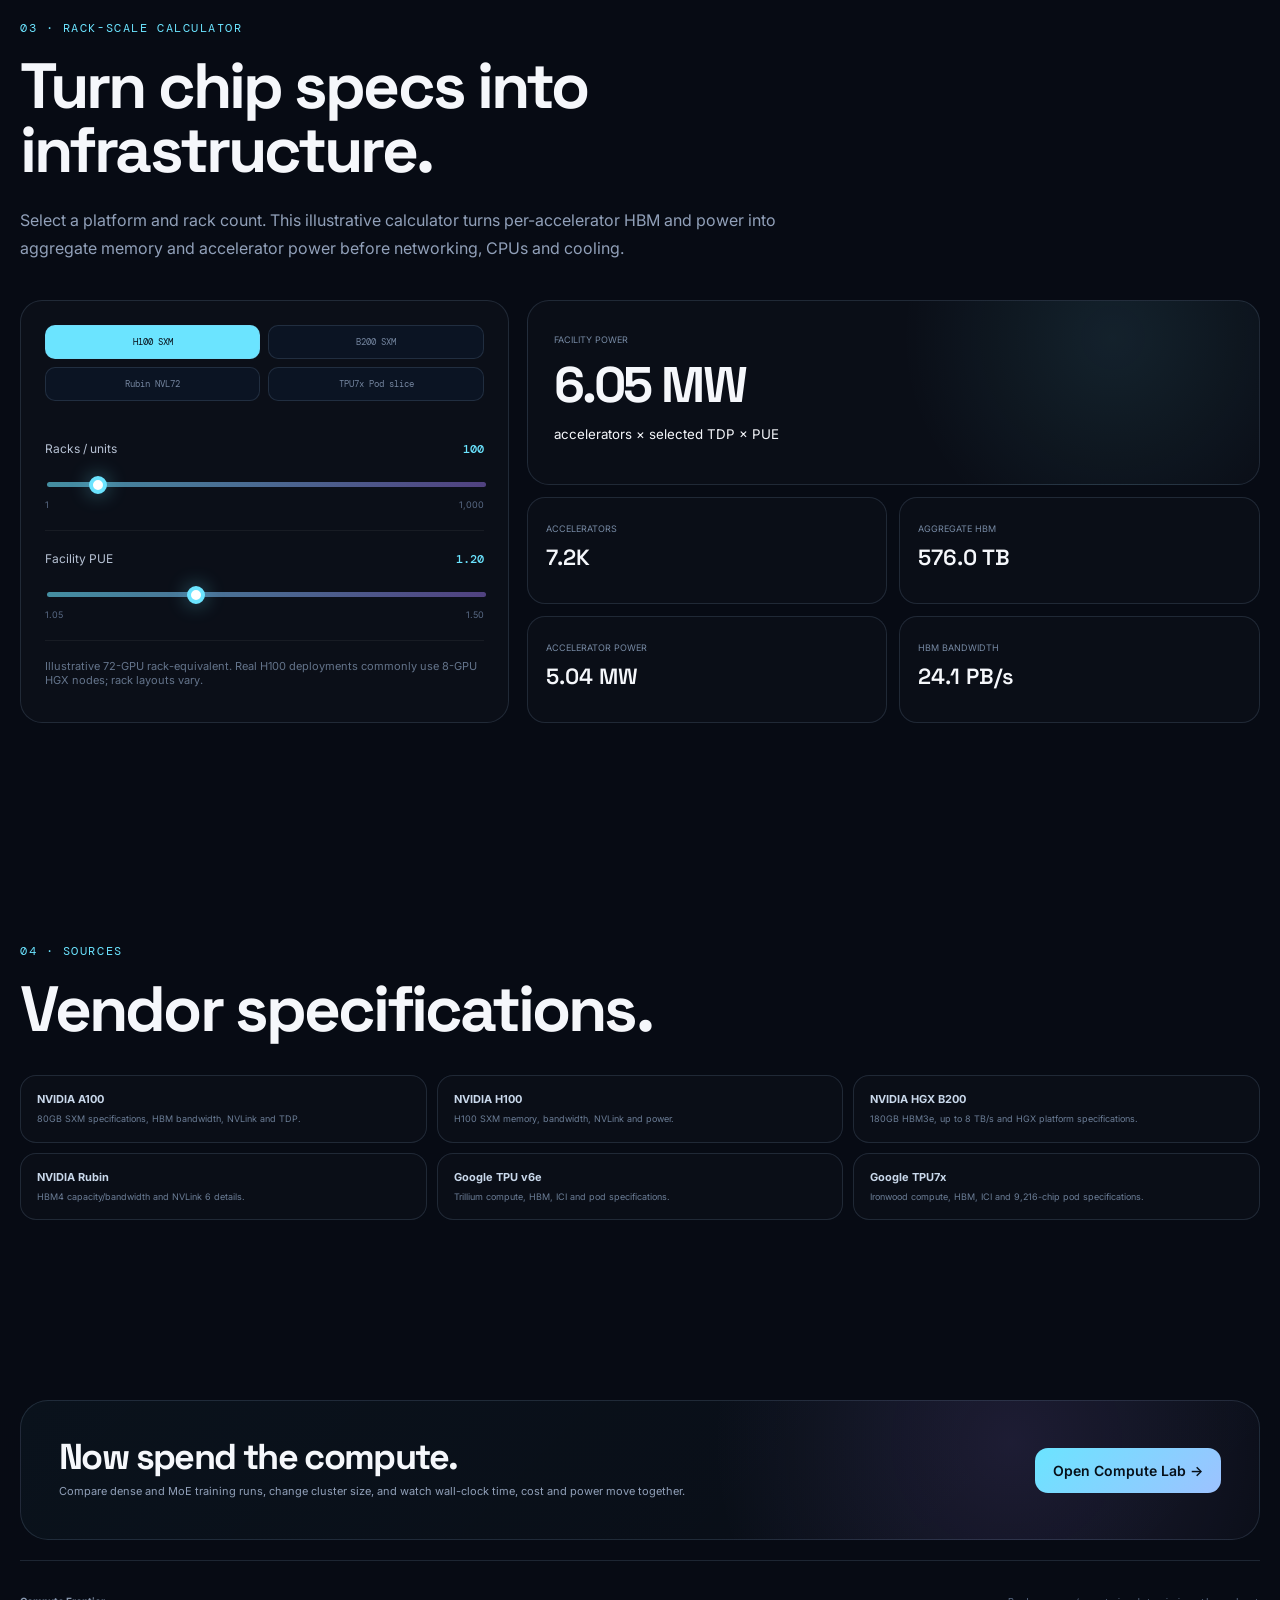
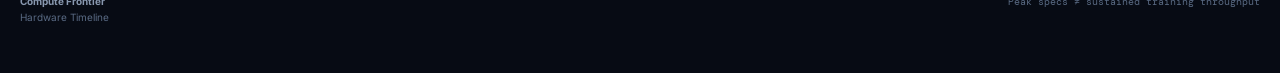
<file: hardware.html>
<!doctype html><html lang="en"><head><meta charset="utf-8"><meta name="viewport" content="width=device-width,initial-scale=1"><meta name="theme-color" content="#070b14">
<link rel="icon" href="assets/favicon.svg" type="image/svg+xml"><link rel="manifest" href="site.webmanifest"><meta name="description" content="Interactive hardware timeline for frontier AI: A100, H100, Blackwell, Rubin, Trillium and Ironwood, plus rack-scale memory and power calculators."><title>Hardware Timeline — Compute Frontier</title><link rel="preconnect" href="https://fonts.googleapis.com"><link rel="preconnect" href="https://fonts.gstatic.com" crossorigin><link href="https://fonts.googleapis.com/css2?family=DM+Mono:wght@400;500&family=Inter:wght@400;500;600;700;800&family=Space+Grotesk:wght@500;600;700&display=swap" rel="stylesheet"><link rel="stylesheet" href="styles.css"><link rel="stylesheet" href="pages.css"></head><body>
<canvas id="particleCanvas" aria-hidden="true"></canvas><div class="noise" aria-hidden="true"></div><header class="topbar"><a class="brand" href="index.html"><span class="brand-mark">CF</span><span>Compute Frontier</span></a><nav class="nav"><a class="nav-page" href="index.html">Story</a><a class="nav-page" href="atlas.html">Atlas</a><a class="nav-page subnav-current" href="hardware.html">Hardware</a><a class="nav-page" href="lab.html">Compute Lab</a><a href="#sources">Sources</a></nav><button class="nav-toggle" id="navToggle" aria-label="Toggle navigation" aria-expanded="false">☰</button></header>
<main><section class="page-hero"><div class="reveal"><div class="page-kicker">THE SILICON → SYSTEM TIMELINE</div><h1>Frontier compute is no longer <span class="gradient-text">just a GPU.</span></h1><p>The unit of design has climbed from chip → server → rack → pod → datacenter → multi-site fabric. Every generation improves arithmetic, but memory capacity, bandwidth and interconnect increasingly determine how much of that arithmetic is useful.</p><div class="page-actions"><a class="btn btn-primary" href="#timeline">Scroll the generations ↘</a><a class="btn btn-ghost" href="#racklab">Build a rack</a></div></div><div class="atlas-orbit reveal delay-1"><div class="atlas-core"><div><strong>72×</strong><small>RACK-SCALE ACCELERATORS</small></div></div><div class="orbit-node n1">HBM<small>MEMORY</small></div><div class="orbit-node n2">NVLINK<small>SCALE-UP</small></div><div class="orbit-node n3">NIC<small>SCALE-OUT</small></div><div class="orbit-node n4">POWER<small>COOLING</small></div><div class="pulse-packet"></div></div></section>
<section id="timeline" class="section-pad"><div class="section-intro reveal wide"><div class="kicker">01 · ACCELERATOR GENERATIONS</div><h2>From 80 GB cards to rack-scale superchips.</h2><p>Peak numbers below come from vendor specifications and use different precisions; they are not direct performance comparisons. The point is the direction of travel: more HBM, faster links, and larger coherent domains.</p></div><div class="timeline">
<div class="timeline-item reveal"><div class="timeline-dot"></div><div class="timeline-year">2020</div><div class="timeline-card"><div><h3>NVIDIA A100 · Ampere</h3><p>The generation that powered early large-scale transformer training. The 80GB SXM model provides 80GB HBM2e, about 2.0 TB/s memory bandwidth and 600 GB/s NVLink.</p><div class="spec-pills"><span>80GB HBM2e</span><span>2.039 TB/s</span><span>600 GB/s NVLink</span><span>400W</span></div></div><div class="timeline-score"><strong>1×</strong><span>ERA BASELINE</span></div></div></div>
<div class="timeline-item reveal"><div class="timeline-dot"></div><div class="timeline-year">2022</div><div class="timeline-card"><div><h3>NVIDIA H100 · Hopper</h3><p>H100 SXM lifted memory bandwidth to 3.35 TB/s and NVLink to 900 GB/s. It became the reference unit behind many public “GPU-hour” disclosures.</p><div class="spec-pills"><span>80GB HBM3</span><span>3.35 TB/s</span><span>900 GB/s NVLink</span><span>700W</span></div></div><div class="timeline-score"><strong>H100</strong><span>COMMON REFERENCE</span></div></div></div>
<div class="timeline-item reveal"><div class="timeline-dot"></div><div class="timeline-year">2024–25</div><div class="timeline-card"><div><h3>NVIDIA B200 · Blackwell</h3><p>HGX B200 raises memory to 180GB HBM3e per GPU and up to 8 TB/s bandwidth. NVIDIA documents up to 1kW configurable power per GPU in HGX systems.</p><div class="spec-pills"><span>180GB HBM3e</span><span>up to 8 TB/s</span><span>8-GPU HGX</span><span>up to 1kW</span></div></div><div class="timeline-score"><strong>2.25×</strong><span>H100 HBM CAPACITY</span></div></div></div>
<div class="timeline-item reveal"><div class="timeline-dot"></div><div class="timeline-year">2026</div><div class="timeline-card future"><div><h3>NVIDIA Rubin · Vera Rubin</h3><p>Rubin pushes the design to HBM4 and NVLink 6. NVIDIA lists 288GB HBM4 and up to 22 TB/s memory bandwidth per Rubin GPU, with 3.6 TB/s scale-up bandwidth per GPU.</p><div class="spec-pills"><span>288GB HBM4</span><span>22 TB/s HBM</span><span>3.6 TB/s NVLink 6</span><span>NVL72</span></div></div><div class="timeline-score"><strong>3.6×</strong><span>H100 HBM CAPACITY</span></div></div></div>
<div class="timeline-item reveal"><div class="timeline-dot"></div><div class="timeline-year">2024</div><div class="timeline-card"><div><h3>Google TPU v6e · Trillium</h3><p>Google's v6e has 918 BF16 TFLOP/s peak, 32GB HBM per chip, 1.638 TB/s HBM bandwidth and 800 GB/s bidirectional ICI per chip, with 256 chips per pod.</p><div class="spec-pills"><span>918 BF16 TFLOP/s</span><span>32GB HBM</span><span>800 GB/s ICI</span><span>256-chip pod</span></div></div><div class="timeline-score"><strong>256</strong><span>CHIPS / POD</span></div></div></div>
<div class="timeline-item reveal"><div class="timeline-dot"></div><div class="timeline-year">2025–26</div><div class="timeline-card future"><div><h3>Google TPU7x · Ironwood</h3><p>Ironwood scales to 9,216 chips per pod, with 2,307 BF16 TFLOP/s, 192 GiB HBM and 7.38 TB/s HBM bandwidth per chip.</p><div class="spec-pills"><span>2.307 PFLOP/s BF16</span><span>192 GiB HBM</span><span>7.38 TB/s</span><span>9,216-chip pod</span></div></div><div class="timeline-score"><strong>9,216</strong><span>CHIPS / POD</span></div></div></div>
</div></section>
<section class="section-pad"><div class="section-intro reveal"><div class="kicker">02 · THE FOUR BOTTLENECKS</div><h2>FLOPS alone don't build a frontier machine.</h2></div><div class="arch-grid reveal"><article class="arch-card"><div class="num">C</div><h3>Compute</h3><p>Tensor cores perform the matrix multiplications. Lower precision and sparsity increase peak arithmetic throughput.</p><ul><li>BF16 / FP8 / FP4</li><li>Transformer engines</li><li>Kernel efficiency</li></ul></article><article class="arch-card"><div class="num">M</div><h3>Memory</h3><p>HBM must hold weights, optimizer shards, activations and KV state while feeding compute fast enough to avoid stalls.</p><ul><li>HBM capacity</li><li>HBM bandwidth</li><li>Memory placement</li></ul></article><article class="arch-card"><div class="num">N</div><h3>Network</h3><p>Tensor, data, pipeline and expert parallelism exchange huge volumes of state. Network topology becomes algorithmically visible.</p><ul><li>NVLink / ICI</li><li>InfiniBand / Ethernet</li><li>All-reduce + all-to-all</li></ul></article></div></section>
<section id="racklab" class="section-pad"><div class="section-intro reveal wide"><div class="kicker">03 · RACK-SCALE CALCULATOR</div><h2>Turn chip specs into infrastructure.</h2><p>Select a platform and rack count. This illustrative calculator turns per-accelerator HBM and power into aggregate memory and accelerator power before networking, CPUs and cooling.</p></div><div class="rack-lab reveal"><div class="rack-controls"><div class="hw-select" id="hwSelect"><button class="active" data-hw="h100">H100 SXM</button><button data-hw="b200">B200 SXM</button><button data-hw="rubin">Rubin NVL72</button><button data-hw="ironwood">TPU7x Pod slice</button></div><div class="control"><label for="rackCount">Racks / units <output id="rackCountOut">100</output></label><input id="rackCount" type="range" min="1" max="1000" step="1" value="100"><div class="range-labels"><span>1</span><span>1,000</span></div></div><div class="control"><label for="pue">Facility PUE <output id="pueOut">1.20</output></label><input id="pue" type="range" min="1.05" max="1.5" step="0.01" value="1.20"><div class="range-labels"><span>1.05</span><span>1.50</span></div></div><p class="micro-note" id="hwNote">Assumes 72 H100 SXM-class GPUs per logical rack-equivalent for illustration; real deployment layouts vary.</p></div><div class="rack-results"><div class="big-result"><span>FACILITY POWER</span><strong id="facilityPower">—</strong><small id="facilityPowerSub">accelerators × selected TDP × PUE</small></div><div class="small-result"><span>ACCELERATORS</span><strong id="accelResult">—</strong></div><div class="small-result"><span>AGGREGATE HBM</span><strong id="hbmResult">—</strong></div><div class="small-result"><span>ACCELERATOR POWER</span><strong id="accelPower">—</strong></div><div class="small-result"><span>HBM BANDWIDTH</span><strong id="hbmBw">—</strong></div></div></div></section>
<section id="sources" class="section-pad"><div class="section-intro reveal wide"><div class="kicker">04 · SOURCES</div><h2>Vendor specifications.</h2></div><div class="source-stack reveal"><a href="https://www.nvidia.com/en-us/data-center/a100/" target="_blank" rel="noreferrer"><b>NVIDIA A100</b><span>80GB SXM specifications, HBM bandwidth, NVLink and TDP.</span></a><a href="https://www.nvidia.com/en-gb/data-center/h100/" target="_blank" rel="noreferrer"><b>NVIDIA H100</b><span>H100 SXM memory, bandwidth, NVLink and power.</span></a><a href="https://docs.nvidia.com/enterprise-reference-architectures/hgx-ai-factory-h100-h200-b200/latest/components.html" target="_blank" rel="noreferrer"><b>NVIDIA HGX B200</b><span>180GB HBM3e, up to 8 TB/s and HGX platform specifications.</span></a><a href="https://developer.nvidia.com/blog/inside-nvidia-rubin-gpu-architecture-powering-the-era-of-agentic-ai/" target="_blank" rel="noreferrer"><b>NVIDIA Rubin</b><span>HBM4 capacity/bandwidth and NVLink 6 details.</span></a><a href="https://docs.cloud.google.com/tpu/docs/v6e" target="_blank" rel="noreferrer"><b>Google TPU v6e</b><span>Trillium compute, HBM, ICI and pod specifications.</span></a><a href="https://docs.cloud.google.com/tpu/docs/tpu7x" target="_blank" rel="noreferrer"><b>Google TPU7x</b><span>Ironwood compute, HBM, ICI and 9,216-chip pod specifications.</span></a></div></section>
<div class="page-footer-cta reveal"><div><h2>Now spend the compute.</h2><p>Compare dense and MoE training runs, change cluster size, and watch wall-clock time, cost and power move together.</p></div><a class="btn btn-primary" href="lab.html">Open Compute Lab →</a></div></main><footer><div><b>Compute Frontier</b><span>Hardware Timeline</span></div><div class="mono">Peak specs ≠ sustained training throughput</div></footer><script src="app.js"></script><script src="hardware.js"></script></body></html>
</file>
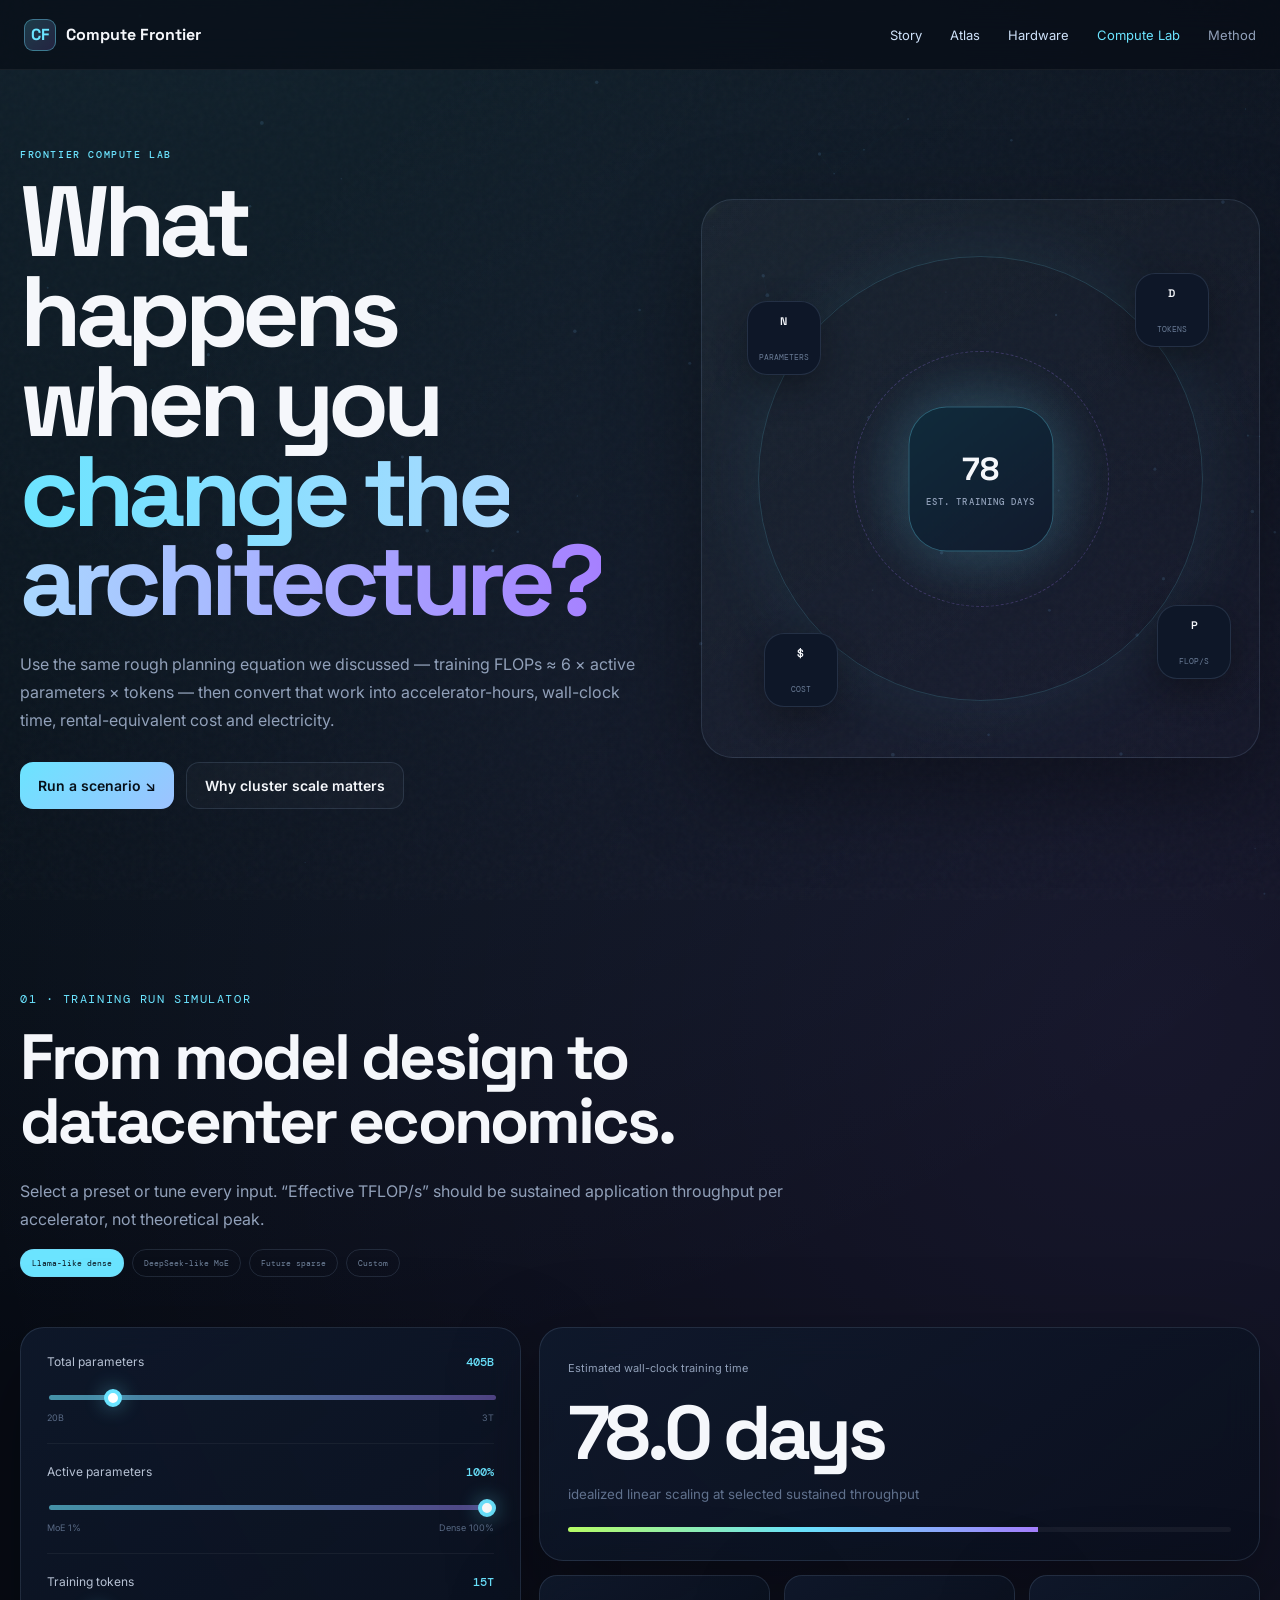
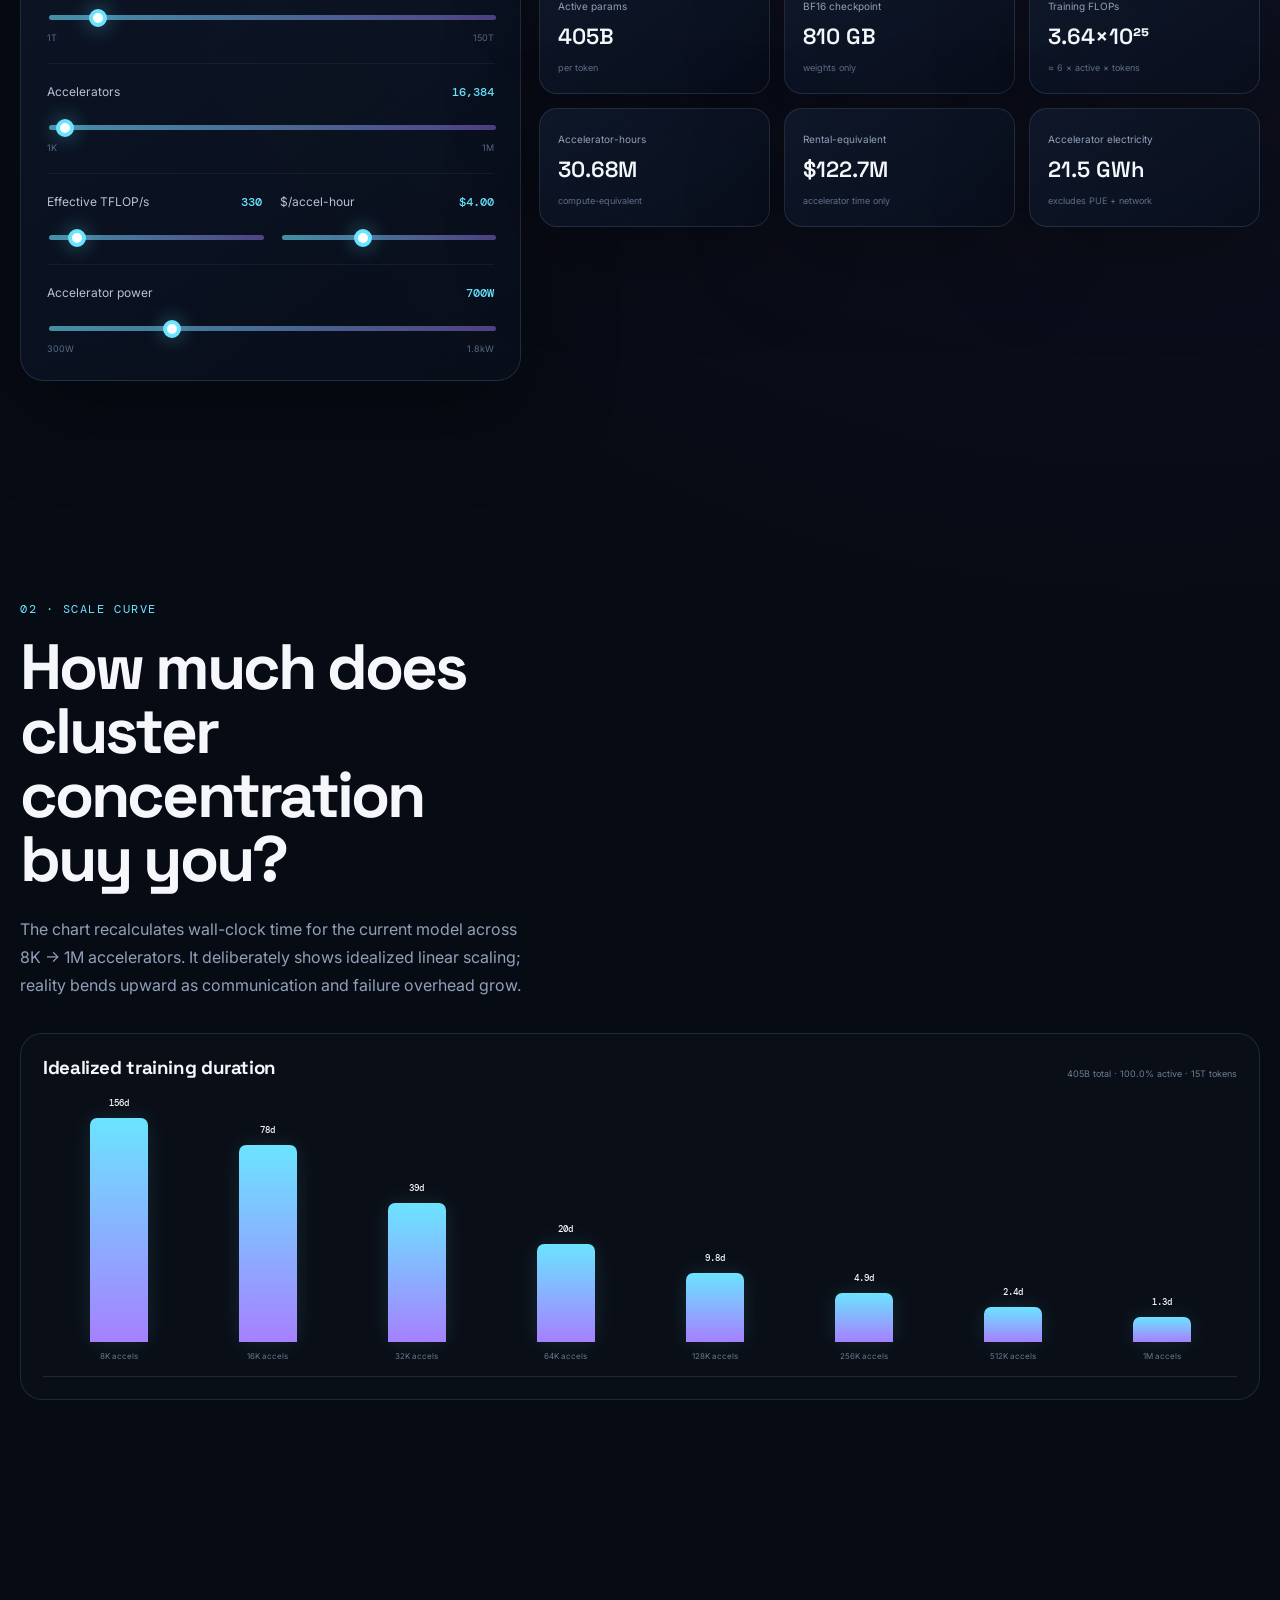
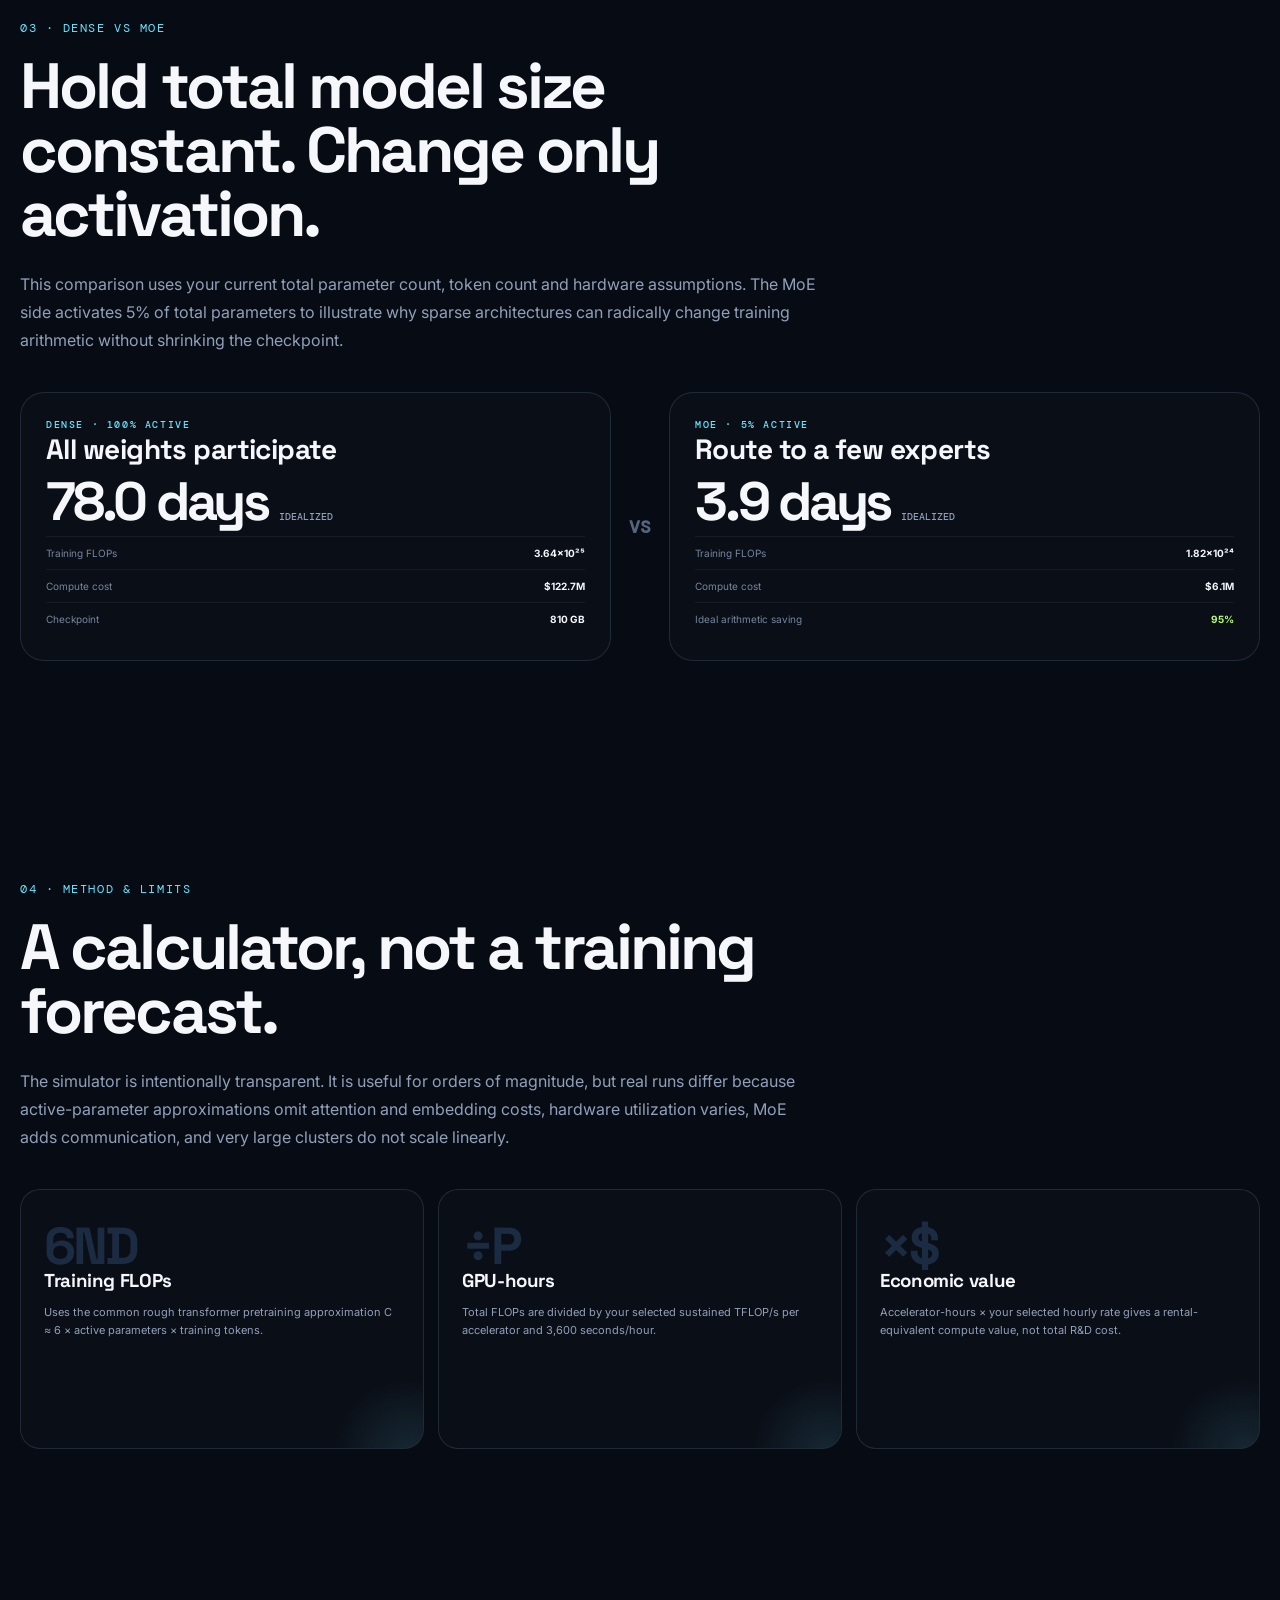
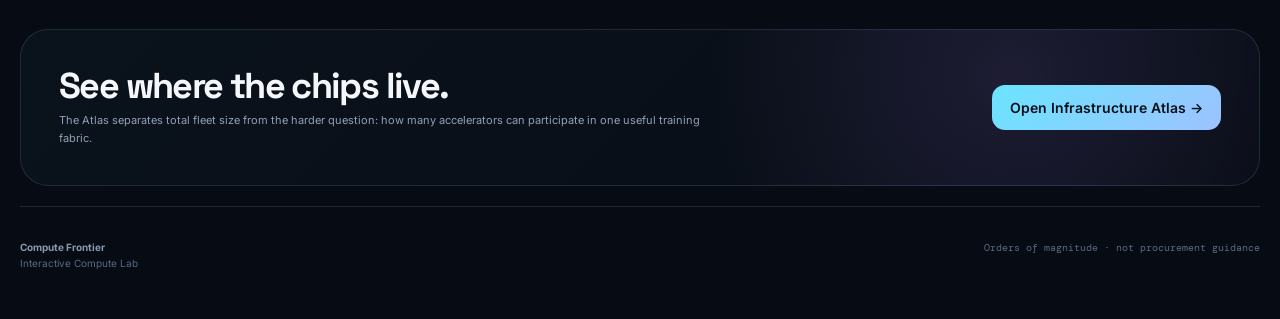
<file: lab.html>
<!doctype html><html lang="en"><head><meta charset="utf-8"><meta name="viewport" content="width=device-width,initial-scale=1"><meta name="theme-color" content="#070b14">
<link rel="icon" href="assets/favicon.svg" type="image/svg+xml"><link rel="manifest" href="site.webmanifest"><meta name="description" content="Interactive frontier AI compute lab: compare dense and MoE training, GPU counts, wall-clock time, cost, energy and checkpoint size."><title>Compute Lab — Compute Frontier</title><link rel="preconnect" href="https://fonts.googleapis.com"><link rel="preconnect" href="https://fonts.gstatic.com" crossorigin><link href="https://fonts.googleapis.com/css2?family=DM+Mono:wght@400;500&family=Inter:wght@400;500;600;700;800&family=Space+Grotesk:wght@500;600;700&display=swap" rel="stylesheet"><link rel="stylesheet" href="styles.css"><link rel="stylesheet" href="pages.css"></head><body>
<canvas id="particleCanvas" aria-hidden="true"></canvas><div class="noise" aria-hidden="true"></div><header class="topbar"><a class="brand" href="index.html"><span class="brand-mark">CF</span><span>Compute Frontier</span></a><nav class="nav"><a class="nav-page" href="index.html">Story</a><a class="nav-page" href="atlas.html">Atlas</a><a class="nav-page" href="hardware.html">Hardware</a><a class="nav-page subnav-current" href="lab.html">Compute Lab</a><a href="#method">Method</a></nav><button class="nav-toggle" id="navToggle" aria-label="Toggle navigation" aria-expanded="false">☰</button></header>
<main><section class="page-hero"><div class="reveal"><div class="page-kicker">FRONTIER COMPUTE LAB</div><h1>What happens when you <span class="gradient-text">change the architecture?</span></h1><p>Use the same rough planning equation we discussed — training FLOPs ≈ 6 × active parameters × tokens — then convert that work into accelerator-hours, wall-clock time, rental-equivalent cost and electricity.</p><div class="page-actions"><a class="btn btn-primary" href="#sim">Run a scenario ↘</a><a class="btn btn-ghost" href="atlas.html">Why cluster scale matters</a></div></div><div class="atlas-orbit reveal delay-1"><div class="atlas-core"><div><strong id="heroLabDays">—</strong><small>EST. TRAINING DAYS</small></div></div><div class="orbit-node n1">N<small>PARAMETERS</small></div><div class="orbit-node n2">D<small>TOKENS</small></div><div class="orbit-node n3">P<small>FLOP/S</small></div><div class="orbit-node n4">$<small>COST</small></div><div class="pulse-packet"></div></div></section>
<section id="sim" class="section-pad"><div class="section-intro reveal wide"><div class="kicker">01 · TRAINING RUN SIMULATOR</div><h2>From model design to datacenter economics.</h2><p>Select a preset or tune every input. “Effective TFLOP/s” should be sustained application throughput per accelerator, not theoretical peak.</p></div><div class="scenario-tabs reveal" id="scenarioTabs"><button class="active" data-preset="llama">Llama-like dense</button><button data-preset="deepseek">DeepSeek-like MoE</button><button data-preset="future">Future sparse</button><button data-preset="custom">Custom</button></div>
<div class="lab-grid reveal"><div class="controls glass"><div class="control"><label for="totalParams">Total parameters <output id="totalParamsOut">405B</output></label><input id="totalParams" type="range" min="20" max="3000" step="5" value="405"><div class="range-labels"><span>20B</span><span>3T</span></div></div><div class="control"><label for="activeRatio">Active parameters <output id="activeRatioOut">100%</output></label><input id="activeRatio" type="range" min="1" max="100" step="0.5" value="100"><div class="range-labels"><span>MoE 1%</span><span>Dense 100%</span></div></div><div class="control"><label for="tokens">Training tokens <output id="tokensOut">15T</output></label><input id="tokens" type="range" min="1" max="150" step="1" value="15"><div class="range-labels"><span>1T</span><span>150T</span></div></div><div class="control"><label for="gpuCount">Accelerators <output id="gpuCountOut">16,384</output></label><input id="gpuCount" type="range" min="1024" max="1000000" step="1024" value="16384"><div class="range-labels"><span>1K</span><span>1M</span></div></div><div class="control dual"><div><label for="effectiveTflops">Effective TFLOP/s <output id="effectiveTflopsOut">328</output></label><input id="effectiveTflops" type="range" min="100" max="2500" step="10" value="328"></div><div><label for="hourlyCost">$/accel-hour <output id="hourlyCostOut">$4.00</output></label><input id="hourlyCost" type="range" min="0.5" max="10" step="0.1" value="4"></div></div><div class="control"><label for="watts">Accelerator power <output id="wattsOut">700W</output></label><input id="watts" type="range" min="300" max="1800" step="10" value="700"><div class="range-labels"><span>300W</span><span>1.8kW</span></div></div></div>
<div class="results"><div class="result-hero glass"><span>Estimated wall-clock training time</span><strong id="daysResult">—</strong><small>idealized linear scaling at selected sustained throughput</small><div class="time-gauge"><i id="timeGauge"></i></div></div><div class="result-grid"><div class="result-card glass"><span>Active params</span><strong id="activeParamsResult">—</strong><small>per token</small></div><div class="result-card glass"><span>BF16 checkpoint</span><strong id="modelSizeResult">—</strong><small>weights only</small></div><div class="result-card glass"><span>Training FLOPs</span><strong id="flopsResult">—</strong><small>≈ 6 × active × tokens</small></div><div class="result-card glass"><span>Accelerator-hours</span><strong id="gpuHoursResult">—</strong><small>compute-equivalent</small></div><div class="result-card glass"><span>Rental-equivalent</span><strong id="costResult">—</strong><small>accelerator time only</small></div><div class="result-card glass"><span>Accelerator electricity</span><strong id="energyResult">—</strong><small>excludes PUE + network</small></div></div></div></div></section>
<section class="section-pad"><div class="section-intro reveal"><div class="kicker">02 · SCALE CURVE</div><h2>How much does cluster concentration buy you?</h2><p>The chart recalculates wall-clock time for the current model across 8K → 1M accelerators. It deliberately shows idealized linear scaling; reality bends upward as communication and failure overhead grow.</p></div><div class="chart-shell reveal"><div class="chart-head"><h3>Idealized training duration</h3><span id="chartCaption">CURRENT SCENARIO</span></div><div class="bar-chart" id="scaleChart"></div></div></section>
<section class="section-pad"><div class="section-intro reveal wide"><div class="kicker">03 · DENSE VS MOE</div><h2>Hold total model size constant. Change only activation.</h2><p>This comparison uses your current total parameter count, token count and hardware assumptions. The MoE side activates 5% of total parameters to illustrate why sparse architectures can radically change training arithmetic without shrinking the checkpoint.</p></div><div class="dense-moe-grid reveal"><div class="scenario-card"><div class="page-kicker">DENSE · 100% ACTIVE</div><h3>All weights participate</h3><div class="scenario-big" id="denseDays">— <span>DAYS</span></div><div class="scenario-lines"><div><span>Training FLOPs</span><b id="denseFlops">—</b></div><div><span>Compute cost</span><b id="denseCost">—</b></div><div><span>Checkpoint</span><b id="denseSize">—</b></div></div></div><div class="versus">VS</div><div class="scenario-card"><div class="page-kicker">MOE · 5% ACTIVE</div><h3>Route to a few experts</h3><div class="scenario-big" id="moeDays">— <span>DAYS</span></div><div class="scenario-lines"><div><span>Training FLOPs</span><b id="moeFlops">—</b></div><div><span>Compute cost</span><b id="moeCost">—</b></div><div><span>Ideal arithmetic saving</span><b class="savings">95%</b></div></div></div></div></section>
<section id="method" class="section-pad"><div class="section-intro reveal wide"><div class="kicker">04 · METHOD & LIMITS</div><h2>A calculator, not a training forecast.</h2><p>The simulator is intentionally transparent. It is useful for orders of magnitude, but real runs differ because active-parameter approximations omit attention and embedding costs, hardware utilization varies, MoE adds communication, and very large clusters do not scale linearly.</p></div><div class="arch-grid reveal"><article class="arch-card"><div class="num">6ND</div><h3>Training FLOPs</h3><p>Uses the common rough transformer pretraining approximation C ≈ 6 × active parameters × training tokens.</p></article><article class="arch-card"><div class="num">÷P</div><h3>GPU-hours</h3><p>Total FLOPs are divided by your selected sustained TFLOP/s per accelerator and 3,600 seconds/hour.</p></article><article class="arch-card"><div class="num">×$</div><h3>Economic value</h3><p>Accelerator-hours × your selected hourly rate gives a rental-equivalent compute value, not total R&amp;D cost.</p></article></div></section>
<div class="page-footer-cta reveal"><div><h2>See where the chips live.</h2><p>The Atlas separates total fleet size from the harder question: how many accelerators can participate in one useful training fabric.</p></div><a class="btn btn-primary" href="atlas.html">Open Infrastructure Atlas →</a></div></main><footer><div><b>Compute Frontier</b><span>Interactive Compute Lab</span></div><div class="mono">Orders of magnitude · not procurement guidance</div></footer><script src="app.js"></script><script src="lab.js"></script></body></html>
</file>
<file: styles.css>
:root{
  --bg:#070b14;--bg2:#0b1120;--panel:rgba(14,22,39,.72);--panel2:rgba(20,31,53,.76);
  --text:#f5f7fb;--muted:#91a0b9;--line:rgba(149,177,215,.16);--cyan:#6be4ff;--violet:#a680ff;--lime:#b9ff66;--amber:#ffca6b;--rose:#ff789f;
  --max:1240px;--radius:24px;--shadow:0 30px 90px rgba(0,0,0,.34)
}
*{box-sizing:border-box}html{scroll-behavior:smooth}body{margin:0;background:radial-gradient(circle at 15% -5%,rgba(107,228,255,.12),transparent 30%),radial-gradient(circle at 90% 20%,rgba(166,128,255,.1),transparent 28%),var(--bg);color:var(--text);font-family:Inter,system-ui,sans-serif;overflow-x:hidden}a{color:inherit}button,input{font:inherit}.mono{font-family:"DM Mono",monospace}.noise{position:fixed;inset:0;opacity:.035;pointer-events:none;z-index:1;background-image:url("data:image/svg+xml,%3Csvg viewBox='0 0 180 180' xmlns='http://www.w3.org/2000/svg'%3E%3Cfilter id='n'%3E%3CfeTurbulence type='fractalNoise' baseFrequency='.9' numOctaves='3' stitchTiles='stitch'/%3E%3C/filter%3E%3Crect width='100%25' height='100%25' filter='url(%23n)' opacity='.75'/%3E%3C/svg%3E")}.section-pad{width:min(var(--max),calc(100% - 40px));margin:auto;padding:110px 0}.glass{background:linear-gradient(145deg,rgba(16,27,47,.78),rgba(9,15,28,.72));border:1px solid var(--line);box-shadow:var(--shadow);backdrop-filter:blur(18px)}#particleCanvas{position:fixed;inset:0;width:100%;height:100%;pointer-events:none;z-index:0;opacity:.48}header,main,footer{position:relative;z-index:2}
.topbar{position:fixed;z-index:10;top:0;left:0;right:0;height:70px;display:flex;align-items:center;justify-content:space-between;padding:0 max(24px,calc((100vw - var(--max))/2));background:rgba(7,11,20,.66);border-bottom:1px solid rgba(255,255,255,.06);backdrop-filter:blur(18px)}.brand{display:flex;gap:10px;align-items:center;text-decoration:none;font-family:"Space Grotesk",sans-serif;font-weight:700}.brand-mark{width:32px;height:32px;display:grid;place-items:center;border:1px solid rgba(107,228,255,.4);border-radius:9px;background:linear-gradient(135deg,rgba(107,228,255,.2),rgba(166,128,255,.17));font-size:16px;color:var(--cyan)}.nav{display:flex;gap:28px}.nav a{font-size:13px;color:var(--muted);text-decoration:none;transition:.25s}.nav a:hover{color:white}.nav-toggle{display:none;border:0;background:none;color:white;font-size:24px}.hero{min-height:100vh;display:grid;grid-template-columns:1.08fr .92fr;gap:70px;align-items:center;padding-top:140px}.eyebrow,.kicker{font-family:"DM Mono";font-size:12px;letter-spacing:.13em;text-transform:uppercase;color:var(--cyan)}.eyebrow{display:flex;align-items:center;gap:9px}.pulse-dot{width:8px;height:8px;border-radius:50%;background:var(--lime);box-shadow:0 0 0 0 rgba(185,255,102,.55);animation:pulse 2s infinite}@keyframes pulse{70%{box-shadow:0 0 0 9px transparent}100%{box-shadow:0 0 0 0 transparent}}h1,h2,h3{font-family:"Space Grotesk",sans-serif;margin:0}h1{font-size:clamp(54px,6.6vw,92px);line-height:.96;letter-spacing:-.055em;margin:26px 0 30px;max-width:820px}h2{font-size:clamp(38px,5vw,66px);line-height:1;letter-spacing:-.045em}h3{letter-spacing:-.02em}.gradient-text{background:linear-gradient(90deg,var(--cyan),#a9d9ff 45%,var(--violet));-webkit-background-clip:text;background-clip:text;color:transparent}.hero-lede{font-size:18px;line-height:1.75;color:#aab6ca;max-width:760px}.hero-actions{display:flex;gap:14px;margin:36px 0 46px}.btn{padding:14px 18px;border-radius:13px;font-weight:600;font-size:14px;text-decoration:none;border:1px solid var(--line);transition:.25s;display:inline-flex;gap:12px;align-items:center}.btn:hover{transform:translateY(-2px)}.btn-primary{background:linear-gradient(135deg,var(--cyan),#9dc2ff);color:#071019;border:0}.btn-ghost{background:rgba(255,255,255,.025)}.hero-stats{display:grid;grid-template-columns:repeat(3,1fr);gap:16px}.hero-stats div{border-top:1px solid var(--line);padding-top:17px}.hero-stats strong{display:block;font-family:"Space Grotesk";font-size:30px;letter-spacing:-.04em}.hero-stats span{font-size:11px;color:var(--muted);line-height:1.5}.orbital-card{position:relative;min-height:600px;border-radius:32px;overflow:hidden;background:radial-gradient(circle at 50% 44%,rgba(107,228,255,.14),transparent 28%),linear-gradient(145deg,rgba(14,23,40,.9),rgba(6,10,20,.86))}.orbital-head{display:flex;justify-content:space-between;padding:22px 24px;color:#74849d;font:10px "DM Mono";letter-spacing:.08em}.compute-orbit{position:absolute;inset:85px 30px 130px;display:grid;place-items:center}.core{width:112px;height:112px;border-radius:36px;display:grid;place-items:center;align-content:center;background:radial-gradient(circle at 35% 30%,rgba(255,255,255,.3),rgba(107,228,255,.3) 20%,rgba(73,80,199,.3) 62%,rgba(10,15,30,.9));border:1px solid rgba(255,255,255,.24);box-shadow:0 0 80px rgba(107,228,255,.25),inset 0 0 28px rgba(255,255,255,.08);z-index:4}.core span{font:700 30px "Space Grotesk"}.core small{font:9px "DM Mono";color:var(--muted);letter-spacing:.15em}.ring{position:absolute;border:1px solid rgba(107,228,255,.16);border-radius:50%;animation:spin 22s linear infinite}.ring i{position:absolute;width:11px;height:11px;border-radius:3px;background:var(--cyan);box-shadow:0 0 16px rgba(107,228,255,.8)}.ring-1{width:190px;height:190px}.ring-1 i:nth-child(1){top:-5px;left:48%}.ring-1 i:nth-child(2){right:-5px;top:48%}.ring-1 i:nth-child(3){bottom:-5px;left:48%}.ring-1 i:nth-child(4){left:-5px;top:48%}.ring-2{width:290px;height:290px;animation-direction:reverse;animation-duration:30s}.ring-2 i{background:var(--violet);box-shadow:0 0 16px rgba(166,128,255,.8)}.ring-2 i:nth-child(1){top:7%;left:19%}.ring-2 i:nth-child(2){top:9%;right:17%}.ring-2 i:nth-child(3){right:-4px;top:48%}.ring-2 i:nth-child(4){bottom:7%;right:18%}.ring-2 i:nth-child(5){bottom:8%;left:17%}.ring-2 i:nth-child(6){left:-4px;top:49%}.ring-3{width:410px;height:410px;animation-duration:44s}.ring-3 i{background:var(--lime);width:8px;height:8px;opacity:.85}.ring-3 i:nth-child(1){top:3%;left:30%}.ring-3 i:nth-child(2){top:2%;right:29%}.ring-3 i:nth-child(3){right:5%;top:28%}.ring-3 i:nth-child(4){right:3%;bottom:28%}.ring-3 i:nth-child(5){bottom:2%;right:30%}.ring-3 i:nth-child(6){bottom:3%;left:28%}.ring-3 i:nth-child(7){left:4%;bottom:29%}.ring-3 i:nth-child(8){left:3%;top:28%}@keyframes spin{to{transform:rotate(360deg)}}.throughput-panel{position:absolute;left:24px;right:24px;bottom:24px;display:grid;grid-template-columns:repeat(3,1fr);gap:1px;border:1px solid var(--line);border-radius:18px;overflow:hidden;background:rgba(255,255,255,.03)}.throughput-panel div{padding:16px}.throughput-panel span{display:block;font-size:10px;color:var(--muted);margin-bottom:6px}.throughput-panel strong{font:600 22px "Space Grotesk"}.scanline{position:absolute;left:0;right:0;height:1px;background:linear-gradient(90deg,transparent,var(--cyan),transparent);opacity:.4;animation:scan 5s linear infinite}@keyframes scan{from{top:60px}to{top:520px}}.ticker{overflow:hidden;border-block:1px solid var(--line);background:rgba(255,255,255,.018);height:54px;display:flex;align-items:center}.ticker-track{display:flex;gap:26px;align-items:center;white-space:nowrap;animation:ticker 35s linear infinite;font:11px "DM Mono";letter-spacing:.07em;color:#71829d}.ticker-track i{font-style:normal;color:var(--cyan)}@keyframes ticker{to{transform:translateX(-50%)}}.section-grid{display:grid;grid-template-columns:.78fr 1.22fr;gap:80px}.section-intro{max-width:520px}.section-intro.wide{max-width:800px}.section-intro .kicker{margin-bottom:18px}.section-intro p{font-size:16px;line-height:1.75;color:var(--muted);margin-top:24px}.paradox-board{display:flex;flex-direction:column;gap:22px}.equation-card{border-radius:22px;padding:30px}.eq-label{font-size:11px;color:var(--muted);text-transform:uppercase;letter-spacing:.08em}.equation{display:flex;align-items:baseline;gap:14px;font:600 clamp(30px,4vw,54px) "Space Grotesk";padding:20px 0 15px}.equation b{font-weight:400;color:#53647e}.equation .accent{color:var(--cyan)}.equation .accent-2{color:var(--violet)}.eq-notes{display:flex;gap:20px;color:#74849d;font:11px "DM Mono"}.trade-grid{display:grid;grid-template-columns:1fr 1fr;gap:14px}.trade-card{padding:22px;border:1px solid var(--line);border-radius:18px;background:rgba(255,255,255,.02)}.trade-icon{font-size:22px;color:var(--lime);float:right}.trade-card h3{font-size:19px;margin-bottom:10px}.trade-card p{font-size:13px;color:var(--muted);line-height:1.55;min-height:42px}.trade-card strong{font-size:12px;color:#cbd5e5}.image-break{display:grid;grid-template-columns:.7fr 1.3fr;gap:50px;align-items:center}.image-break img{width:100%;filter:drop-shadow(0 30px 70px rgba(0,0,0,.45))}.image-copy p{color:var(--muted);line-height:1.75}.image-copy .kicker{display:block;margin-bottom:18px}.model-grid{display:grid;grid-template-columns:repeat(3,1fr);gap:18px;margin-top:50px}.model-card{border:1px solid var(--line);background:linear-gradient(145deg,rgba(17,27,46,.72),rgba(9,14,26,.68));padding:25px;border-radius:22px;transition:.3s}.model-card:hover{transform:translateY(-6px);border-color:rgba(107,228,255,.3)}.model-top{display:flex;justify-content:space-between;align-items:center;color:#657690;font-size:10px}.chip{font:600 9px "DM Mono";padding:5px 8px;border-radius:8px}.chip.dense{color:var(--amber);background:rgba(255,202,107,.09);border:1px solid rgba(255,202,107,.2)}.chip.moe{color:var(--cyan);background:rgba(107,228,255,.08);border:1px solid rgba(107,228,255,.2)}.model-card h3{font-size:24px;margin:26px 0 18px}.model-metric strong{display:block;font:700 42px "Space Grotesk";letter-spacing:-.05em}.model-metric span{font-size:11px;color:var(--muted)}.bar{height:4px;background:rgba(255,255,255,.05);border-radius:999px;margin:20px 0 24px;overflow:hidden}.bar i{display:block;height:100%;width:var(--w);background:linear-gradient(90deg,var(--cyan),var(--violet));transform-origin:left;animation:grow 1.4s ease both}@keyframes grow{from{transform:scaleX(0)}}.model-row{display:flex;justify-content:space-between;gap:10px;padding:11px 0;border-top:1px solid rgba(255,255,255,.05);font-size:12px}.model-row span{color:var(--muted)}.model-row b{font-weight:500}.model-card a,.cluster-copy a{display:inline-block;margin-top:20px;color:var(--cyan);font-size:12px;text-decoration:none}.micro-note{font-size:11px;color:#64748b;margin-top:18px}.cluster-section{position:relative}.cluster-stage{margin-top:48px}.cluster-tabs{display:flex;gap:9px;margin-bottom:14px}.cluster-tab,.iter-btn{border:1px solid var(--line);background:rgba(255,255,255,.02);color:var(--muted);border-radius:12px;padding:10px 14px;cursor:pointer;transition:.25s}.cluster-tab.active,.iter-btn.active{color:#071019;background:var(--cyan);border-color:transparent}.cluster-display{min-height:520px;border-radius:26px;display:grid;grid-template-columns:.82fr 1.18fr;overflow:hidden}.cluster-copy{padding:44px}.cluster-badge{font:10px "DM Mono";letter-spacing:.09em;color:var(--lime);margin-bottom:18px}.cluster-copy h3{font-size:38px}.cluster-copy>p{color:var(--muted);line-height:1.7;min-height:84px}.cluster-kpis{display:grid;grid-template-columns:1fr;gap:1px;margin-top:26px;border:1px solid var(--line);border-radius:16px;overflow:hidden}.cluster-kpis div{padding:14px 16px;background:rgba(255,255,255,.025)}.cluster-kpis span{display:block;color:#66768f;font-size:10px;margin-bottom:4px}.cluster-kpis strong{font-size:15px}.cluster-viz{background:radial-gradient(circle at 50% 50%,rgba(107,228,255,.09),transparent 34%),rgba(255,255,255,.012);display:grid;place-items:center;padding:20px}.cluster-viz svg{width:100%;height:auto}.cluster-viz .site rect{fill:rgba(18,30,52,.9);stroke:rgba(107,228,255,.24)}.cluster-viz .site text,.cluster-viz .hub text{fill:#d9e4f4;font:600 12px "Space Grotesk";text-anchor:middle}.cluster-viz .site .sub{fill:#64748b;font:10px "DM Mono"}.cluster-viz .hub rect{fill:rgba(33,61,89,.9);stroke:rgba(107,228,255,.6)}.packet{fill:var(--lime);filter:drop-shadow(0 0 6px var(--lime))}.hierarchy{position:relative;margin-top:44px;display:grid;grid-template-columns:repeat(5,1fr);gap:14px}.hierarchy-line{position:absolute;top:14px;left:8%;right:8%;height:1px;background:linear-gradient(90deg,transparent,var(--cyan),var(--violet),transparent);opacity:.6}.hier-node{position:relative;padding-top:36px}.hier-node:before{content:"";position:absolute;top:8px;left:0;width:12px;height:12px;border-radius:50%;background:var(--bg);border:2px solid var(--cyan);box-shadow:0 0 15px rgba(107,228,255,.5)}.hier-node b{display:block;font-size:13px}.hier-node span{font-size:10px;color:var(--muted)}.moe-section{display:grid;grid-template-columns:.7fr 1.3fr;gap:70px;align-items:center}.moe-visual img{width:100%}.moe-legend{display:grid;grid-template-columns:repeat(3,1fr);gap:10px;margin-top:16px}.moe-legend>div{border:1px solid var(--line);border-radius:14px;padding:13px}.moe-legend .dot{display:inline-block;width:8px;height:8px;border-radius:50%;margin-right:7px}.d1{background:var(--cyan)}.d2{background:#42516a}.d3{background:var(--lime)}.moe-legend b{font-size:11px}.moe-legend small{display:block;color:var(--muted);font-size:9px;margin-top:6px}.lab-section{padding-bottom:80px}.lab-grid{display:grid;grid-template-columns:.82fr 1.18fr;gap:18px;margin-top:50px}.controls{border-radius:24px;padding:26px}.control{padding:20px 0;border-bottom:1px solid rgba(255,255,255,.05)}.control:first-child{padding-top:0}.control:last-child{border-bottom:0;padding-bottom:0}.control label{display:flex;justify-content:space-between;font-size:12px;color:#b7c2d4;margin-bottom:14px}.control output{font:500 12px "DM Mono";color:var(--cyan)}input[type=range]{width:100%;appearance:none;height:5px;border-radius:99px;background:linear-gradient(90deg,rgba(107,228,255,.6),rgba(166,128,255,.45));outline:none}input[type=range]::-webkit-slider-thumb{appearance:none;width:18px;height:18px;border-radius:50%;background:white;border:4px solid var(--cyan);box-shadow:0 0 20px rgba(107,228,255,.45);cursor:pointer}.range-labels{display:flex;justify-content:space-between;margin-top:8px;color:#596a85;font-size:9px}.dual{display:grid;grid-template-columns:1fr 1fr;gap:18px}.results{display:flex;flex-direction:column;gap:14px}.result-hero{padding:28px;border-radius:24px}.result-hero span{font-size:11px;color:var(--muted)}.result-hero strong{display:block;font:700 clamp(46px,6vw,76px) "Space Grotesk";letter-spacing:-.06em;margin:8px 0 2px}.result-hero small{color:#60718d}.time-gauge{height:5px;border-radius:10px;background:rgba(255,255,255,.05);margin-top:24px;overflow:hidden}.time-gauge i{display:block;height:100%;width:40%;background:linear-gradient(90deg,var(--lime),var(--cyan),var(--violet));transition:.35s}.result-grid{display:grid;grid-template-columns:repeat(3,1fr);gap:14px}.result-card{border-radius:18px;padding:18px}.result-card span{font-size:10px;color:var(--muted)}.result-card strong{display:block;font:600 22px "Space Grotesk";margin:8px 0 5px}.result-card small{font-size:9px;color:#5e6f88;line-height:1.4}.lab-warning{margin-top:16px;padding:14px 17px;border:1px solid rgba(255,202,107,.14);background:rgba(255,202,107,.035);color:#8f8067;border-radius:14px;font-size:11px;line-height:1.5}.iteration-section{display:grid;grid-template-columns:1fr 1fr;align-items:center;gap:70px}.iteration-copy p{color:var(--muted);line-height:1.7}.iteration-toggle{display:flex;gap:10px;margin-top:26px}.year-ring{position:relative;width:min(430px,100%);aspect-ratio:1;margin:auto;display:grid;place-items:center}.year-ring svg{width:100%;transform:rotate(-90deg)}.ring-bg{fill:none;stroke:rgba(255,255,255,.05);stroke-width:10}.ring-progress{fill:none;stroke:url(#none);stroke:var(--cyan);stroke-width:10;stroke-linecap:round;stroke-dasharray:100;stroke-dashoffset:72;filter:drop-shadow(0 0 8px rgba(107,228,255,.5));transition:.7s}.ring-label{position:absolute;text-align:center}.ring-label strong{display:block;font:700 58px "Space Grotesk";letter-spacing:-.06em}.ring-label span{font-size:11px;color:var(--muted)}.ring-points{position:absolute;inset:0;font:10px "DM Mono";color:#72839c}.ring-points span{position:absolute}.ring-points span:nth-child(1){top:5%;left:47%}.ring-points span:nth-child(2){top:48%;right:2%}.ring-points span:nth-child(3){bottom:4%;left:47%}.ring-points span:nth-child(4){top:48%;left:0}.summary{padding-top:80px;padding-bottom:100px}.summary-card{display:flex;flex-wrap:wrap;justify-content:center;gap:18px;align-items:center;border-block:1px solid var(--line);padding:60px 20px}.summary-word{font:700 clamp(32px,5vw,70px) "Space Grotesk";letter-spacing:-.05em;color:#c7d2e3}.summary-op{font:300 34px "Space Grotesk";color:#42516a}.summary-word.glow{color:var(--cyan);text-shadow:0 0 30px rgba(107,228,255,.35)}.summary-note{text-align:center;color:var(--muted);max-width:800px;margin:28px auto 0;line-height:1.7}.sources-grid{display:grid;grid-template-columns:1fr 1fr;gap:10px;margin-top:44px}.sources-grid a{display:grid;grid-template-columns:90px 1fr auto;gap:14px;align-items:center;text-decoration:none;border:1px solid var(--line);border-radius:16px;padding:16px 18px;background:rgba(255,255,255,.018);transition:.2s}.sources-grid a:hover{border-color:rgba(107,228,255,.35);transform:translateY(-2px)}.sources-grid b{font-size:12px}.sources-grid span{font-size:11px;color:var(--muted);line-height:1.45}.sources-grid em{font-style:normal;color:var(--cyan)}.method{margin-top:16px;border-left:2px solid var(--violet);padding:13px 16px;background:rgba(166,128,255,.035);font-size:11px;line-height:1.65;color:#8190a8}.method b{color:#cbd5e5}footer{width:min(var(--max),calc(100% - 40px));margin:auto;padding:34px 0 50px;border-top:1px solid var(--line);display:flex;justify-content:space-between;color:#596a83;font-size:10px}footer b{display:block;color:#8898af;margin-bottom:4px}.reveal{opacity:0;transform:translateY(24px);transition:opacity .7s ease,transform .7s ease}.reveal.visible{opacity:1;transform:none}.delay-1{transition-delay:.1s}.delay-2{transition-delay:.2s}
@media(max-width:980px){.nav{display:none;position:absolute;top:70px;left:14px;right:14px;flex-direction:column;background:#0c1322;padding:18px;border:1px solid var(--line);border-radius:16px}.nav.open{display:flex}.nav-toggle{display:block}.hero,.section-grid,.image-break,.moe-section,.iteration-section{grid-template-columns:1fr}.hero{gap:20px}.orbital-card{min-height:520px}.section-grid,.moe-section{gap:44px}.model-grid{grid-template-columns:1fr}.cluster-display,.lab-grid{grid-template-columns:1fr}.cluster-copy>p{min-height:auto}.hierarchy{grid-template-columns:1fr 1fr}.hierarchy-line{display:none}.hier-node{padding-top:18px}.hier-node:before{top:0}.result-grid{grid-template-columns:1fr 1fr}.sources-grid{grid-template-columns:1fr}.iteration-copy{max-width:650px}.image-break img{max-width:760px;margin:auto}.hero-stats{max-width:650px}}
@media(max-width:640px){.section-pad{width:min(100% - 28px,var(--max));padding:78px 0}h1{font-size:48px}.hero{padding-top:112px}.hero-actions{flex-direction:column;align-items:flex-start}.hero-stats{grid-template-columns:1fr 1fr}.hero-stats div:last-child{grid-column:span 2}.orbital-card{min-height:470px}.ring-3{width:330px;height:330px}.ring-2{width:245px;height:245px}.ring-1{width:170px;height:170px}.trade-grid,.result-grid,.moe-legend{grid-template-columns:1fr}.dual{grid-template-columns:1fr}.cluster-tabs{overflow-x:auto}.cluster-copy{padding:28px}.cluster-copy h3{font-size:30px}.hierarchy{grid-template-columns:1fr}.sources-grid a{grid-template-columns:68px 1fr auto}.summary-card{gap:11px}.summary-op{font-size:25px}footer{flex-direction:column;gap:18px}.throughput-panel{grid-template-columns:1fr 1fr}.throughput-panel div:last-child{display:none}}
@media(prefers-reduced-motion:reduce){*{scroll-behavior:auto!important;animation-duration:.001ms!important;animation-iteration-count:1!important;transition-duration:.001ms!important}.reveal{opacity:1;transform:none}}
</file>
<file: pages.css>
/* Shared styles for Compute Frontier Atlas sub-pages */
.page-hero{width:min(var(--max),calc(100% - 40px));margin:auto;padding:148px 0 72px;display:grid;grid-template-columns:1.05fr .95fr;gap:64px;align-items:center}
.page-hero h1{font:700 clamp(50px,7.8vw,108px)/.9 "Space Grotesk",Inter,sans-serif;letter-spacing:-.065em;margin:16px 0 24px;max-width:980px}.page-hero p{font-size:16px;line-height:1.75;color:var(--muted);max-width:720px}.page-kicker{font:500 10px "DM Mono",monospace;letter-spacing:.16em;color:var(--cyan);text-transform:uppercase}.page-actions{display:flex;gap:12px;flex-wrap:wrap;margin-top:28px}.page-chipline{display:flex;gap:8px;flex-wrap:wrap;margin-top:28px}.page-chipline span{font:500 9px "DM Mono";letter-spacing:.08em;border:1px solid var(--line);border-radius:99px;padding:8px 10px;color:#9aabc4;background:rgba(255,255,255,.018)}
.nav .nav-page{color:#cfe2fa}.subnav-current{color:var(--cyan)!important}.atlas-orbit{position:relative;aspect-ratio:1;border:1px solid var(--line);border-radius:32px;background:radial-gradient(circle at 50% 50%,rgba(107,228,255,.12),transparent 33%),linear-gradient(145deg,rgba(255,255,255,.035),rgba(255,255,255,.006));overflow:hidden;box-shadow:var(--shadow)}.atlas-orbit:before{content:"";position:absolute;inset:10%;border:1px solid rgba(107,228,255,.16);border-radius:50%;box-shadow:0 0 80px rgba(107,228,255,.08)}.atlas-orbit:after{content:"";position:absolute;inset:27%;border:1px dashed rgba(166,128,255,.25);border-radius:50%;animation:spin 28s linear infinite}.atlas-core{position:absolute;left:50%;top:50%;transform:translate(-50%,-50%);width:145px;height:145px;border-radius:38px;background:linear-gradient(145deg,#102b3b,#111a2d);border:1px solid rgba(107,228,255,.32);display:grid;place-items:center;text-align:center;box-shadow:0 0 60px rgba(107,228,255,.17)}.atlas-core strong{display:block;font:700 32px "Space Grotesk"}.atlas-core small{font:500 9px "DM Mono";color:var(--muted);letter-spacing:.12em}.orbit-node{position:absolute;width:74px;height:74px;border-radius:20px;border:1px solid var(--line);background:#0e1728;display:grid;place-items:center;font:600 11px "Space Grotesk";box-shadow:0 12px 34px rgba(0,0,0,.3);animation:nodeFloat 5s ease-in-out infinite}.orbit-node small{display:block;font:8px "DM Mono";color:#697b95;text-align:center}.orbit-node.n1{left:8%;top:18%}.orbit-node.n2{right:9%;top:13%;animation-delay:-1.2s}.orbit-node.n3{right:5%;bottom:14%;animation-delay:-2.1s}.orbit-node.n4{left:11%;bottom:9%;animation-delay:-3s}.orbit-line{position:absolute;height:1px;transform-origin:left center;background:linear-gradient(90deg,transparent,rgba(107,228,255,.6),transparent);opacity:.55}.pulse-packet{position:absolute;width:6px;height:6px;border-radius:50%;background:var(--lime);box-shadow:0 0 14px var(--lime);animation:packetOrbit 4.5s linear infinite}
@keyframes nodeFloat{50%{transform:translateY(-7px)}}@keyframes packetOrbit{0%{left:10%;top:20%}25%{left:78%;top:17%}50%{left:80%;top:78%}75%{left:15%;top:78%}100%{left:10%;top:20%}}
.stat-strip{width:min(var(--max),calc(100% - 40px));margin:0 auto 30px;display:grid;grid-template-columns:repeat(4,1fr);border:1px solid var(--line);border-radius:20px;overflow:hidden;background:rgba(255,255,255,.018)}.stat-strip>div{padding:20px 22px;border-right:1px solid var(--line)}.stat-strip>div:last-child{border-right:0}.stat-strip strong{display:block;font:700 26px "Space Grotesk"}.stat-strip span{font-size:10px;color:var(--muted);line-height:1.5}
.atlas-shell{display:grid;grid-template-columns:260px 1fr;gap:18px;margin-top:42px}.company-list{position:sticky;top:92px;align-self:start;border:1px solid var(--line);border-radius:20px;padding:9px;background:rgba(8,13,23,.78);backdrop-filter:blur(20px)}.company-btn{width:100%;display:grid;grid-template-columns:34px 1fr auto;gap:10px;align-items:center;text-align:left;border:0;border-radius:13px;background:transparent;color:#8495af;padding:11px;cursor:pointer}.company-btn:hover,.company-btn.active{background:rgba(107,228,255,.075);color:#eaf4ff}.company-logo{width:32px;height:32px;border:1px solid var(--line);border-radius:9px;display:grid;place-items:center;font:700 10px "DM Mono"}.company-btn b{font-size:12px}.company-btn small{display:block;color:#62738d;font-size:8px;margin-top:2px}.company-btn em{font-style:normal;font:9px "DM Mono";color:#5f718c}.atlas-panel{border:1px solid var(--line);border-radius:24px;background:linear-gradient(145deg,rgba(17,27,46,.74),rgba(9,15,26,.56));overflow:hidden}.atlas-panel-head{display:grid;grid-template-columns:1.2fr .8fr;gap:20px;padding:36px;border-bottom:1px solid var(--line)}.atlas-panel h2{font-size:48px;margin:7px 0 12px}.atlas-panel-head p{color:var(--muted);line-height:1.7}.confidence{display:flex;align-items:center;gap:8px;margin-top:16px;font:9px "DM Mono";color:#7890ac}.confidence i{width:7px;height:7px;background:var(--lime);border-radius:50%;box-shadow:0 0 12px var(--lime)}.atlas-kpis{display:grid;grid-template-columns:1fr 1fr;gap:9px}.atlas-kpi{border:1px solid var(--line);border-radius:15px;padding:15px;background:rgba(255,255,255,.018)}.atlas-kpi span{font-size:9px;color:#667991}.atlas-kpi strong{display:block;font:600 19px "Space Grotesk";margin-top:6px}.rack-scene{position:relative;min-height:430px;padding:46px 34px 30px;perspective:900px;background:radial-gradient(circle at 50% 40%,rgba(107,228,255,.075),transparent 35%)}.rack-floor{position:absolute;inset:16% 6% 6%;transform:rotateX(58deg);transform-origin:50% 100%;background-image:linear-gradient(rgba(107,228,255,.08) 1px,transparent 1px),linear-gradient(90deg,rgba(107,228,255,.08) 1px,transparent 1px);background-size:35px 35px;mask-image:linear-gradient(to top,#000,transparent)}.rack-grid{position:relative;z-index:2;display:grid;grid-template-columns:repeat(10,1fr);gap:9px;max-width:720px;margin:auto;transform:rotateX(4deg)}.rack{position:relative;height:62px;border-radius:6px 6px 3px 3px;background:linear-gradient(90deg,#0c1727,#182943 48%,#0b1423);border:1px solid rgba(107,228,255,.12);box-shadow:0 10px 18px rgba(0,0,0,.35);overflow:hidden;animation:rackGlow 3.5s ease-in-out infinite}.rack:before{content:"";position:absolute;inset:6px;background:repeating-linear-gradient(to bottom,rgba(107,228,255,.32) 0 2px,transparent 2px 6px);opacity:.32}.rack.hot:after{content:"";position:absolute;width:4px;height:4px;border-radius:50%;right:5px;top:5px;background:var(--lime);box-shadow:0 0 8px var(--lime)}@keyframes rackGlow{50%{border-color:rgba(107,228,255,.28)}}.rack-caption{position:relative;z-index:3;text-align:center;margin-top:26px;color:#60738e;font:9px "DM Mono"}.rack-caption strong{color:#a8bad2;font-weight:500}.rack-toolbar{position:absolute;right:22px;top:18px;z-index:4;display:flex;gap:7px}.scene-btn{border:1px solid var(--line);background:#0b1322;color:#7f91aa;border-radius:9px;padding:7px 9px;font:8px "DM Mono";cursor:pointer}.scene-btn.active{color:#071019;background:var(--cyan)}
.compare-section{padding-top:68px}.compare-grid{display:grid;grid-template-columns:1fr 1fr;gap:18px;margin-top:38px}.compare-card{border:1px solid var(--line);border-radius:22px;padding:26px;background:rgba(255,255,255,.016)}.compare-card h3{font-size:22px}.compare-card p{font-size:12px;color:var(--muted);line-height:1.6}.meter-row{display:grid;grid-template-columns:110px 1fr 70px;gap:12px;align-items:center;margin:14px 0}.meter-row span{font-size:10px;color:#8090a8}.meter{height:7px;border-radius:99px;background:rgba(255,255,255,.05);overflow:hidden}.meter i{display:block;height:100%;border-radius:inherit;background:linear-gradient(90deg,var(--cyan),var(--violet));transform-origin:left;animation:meterIn .9s ease both}.meter-row b{text-align:right;font:500 10px "DM Mono"}@keyframes meterIn{from{transform:scaleX(0)}}
.timeline{position:relative;margin-top:56px}.timeline:before{content:"";position:absolute;left:24px;top:10px;bottom:10px;width:1px;background:linear-gradient(var(--cyan),var(--violet),rgba(166,128,255,.08))}.timeline-item{position:relative;display:grid;grid-template-columns:74px 1fr;gap:28px;margin-bottom:22px}.timeline-year{font:600 12px "DM Mono";color:var(--cyan);padding-top:18px}.timeline-dot{position:absolute;left:19px;top:20px;width:11px;height:11px;border-radius:50%;background:var(--bg);border:2px solid var(--cyan);box-shadow:0 0 14px rgba(107,228,255,.4)}.timeline-card{border:1px solid var(--line);border-radius:20px;padding:22px 24px;background:rgba(255,255,255,.017);display:grid;grid-template-columns:1fr auto;gap:24px}.timeline-card h3{font-size:24px;margin:0 0 6px}.timeline-card p{color:var(--muted);font-size:11px;line-height:1.6;margin:0}.spec-pills{display:flex;gap:7px;flex-wrap:wrap;margin-top:14px}.spec-pills span{border:1px solid var(--line);border-radius:99px;padding:6px 8px;font:8px "DM Mono";color:#8da0ba}.timeline-score{min-width:122px;align-self:center;text-align:right}.timeline-score strong{display:block;font:700 34px "Space Grotesk"}.timeline-score span{font-size:9px;color:#6f819b}.timeline-card.future{border-color:rgba(185,255,102,.2);background:linear-gradient(90deg,rgba(185,255,102,.025),rgba(107,228,255,.02))}
.arch-grid{display:grid;grid-template-columns:repeat(3,1fr);gap:14px;margin-top:38px}.arch-card{border:1px solid var(--line);border-radius:20px;padding:23px;background:rgba(255,255,255,.017);min-height:260px;position:relative;overflow:hidden}.arch-card:after{content:"";position:absolute;width:150px;height:150px;border-radius:50%;right:-60px;bottom:-80px;background:radial-gradient(circle,rgba(107,228,255,.12),transparent 70%)}.arch-card .num{font:700 52px "Space Grotesk";letter-spacing:-.06em;color:#1b2b42}.arch-card h3{margin-top:-10px}.arch-card p{color:var(--muted);font-size:11px;line-height:1.65}.arch-card ul{padding:0;list-style:none;margin:18px 0 0}.arch-card li{font-size:10px;color:#899bb4;padding:8px 0;border-top:1px solid rgba(255,255,255,.045)}
.rack-lab{display:grid;grid-template-columns:.8fr 1.2fr;gap:18px;margin-top:38px}.rack-controls{border:1px solid var(--line);border-radius:22px;padding:24px;background:rgba(255,255,255,.018)}.rack-results{display:grid;grid-template-columns:repeat(2,1fr);gap:12px}.big-result{grid-column:span 2;border:1px solid var(--line);border-radius:22px;padding:26px;background:radial-gradient(circle at 80% 20%,rgba(107,228,255,.09),transparent 35%),rgba(255,255,255,.017)}.big-result span,.small-result span{font-size:9px;color:#778aa4}.big-result strong{display:block;font:700 50px "Space Grotesk";letter-spacing:-.05em;margin:6px 0}.small-result{border:1px solid var(--line);border-radius:18px;padding:18px;background:rgba(255,255,255,.015)}.small-result strong{display:block;font:600 22px "Space Grotesk";margin-top:7px}.hw-select{display:grid;grid-template-columns:1fr 1fr;gap:8px;margin-bottom:20px}.hw-select button{border:1px solid var(--line);background:#0b1423;color:#74859f;padding:10px;border-radius:10px;font:9px "DM Mono";cursor:pointer}.hw-select button.active{background:var(--cyan);color:#071019}
.chart-shell{border:1px solid var(--line);border-radius:22px;background:rgba(255,255,255,.016);padding:22px;margin-top:34px}.chart-head{display:flex;justify-content:space-between;align-items:flex-end;gap:20px;margin-bottom:18px}.chart-head h3{margin:0}.chart-head span{font-size:9px;color:#6c7d95}.bar-chart{height:280px;display:flex;align-items:flex-end;gap:14px;border-bottom:1px solid var(--line);padding:0 8px}.chart-col{flex:1;height:100%;display:flex;flex-direction:column;justify-content:flex-end;align-items:center;gap:9px}.chart-bar{width:min(58px,70%);min-height:3px;border-radius:7px 7px 0 0;background:linear-gradient(to top,var(--violet),var(--cyan));transition:.55s cubic-bezier(.2,.8,.2,1);box-shadow:0 0 22px rgba(107,228,255,.12)}.chart-col b{font:500 9px "DM Mono"}.chart-col span{font-size:8px;color:#677990;text-align:center;min-height:25px}.scenario-tabs{display:flex;gap:8px;flex-wrap:wrap}.scenario-tabs button{border:1px solid var(--line);background:transparent;color:#73859e;border-radius:99px;padding:8px 11px;font:8px "DM Mono";cursor:pointer}.scenario-tabs button.active{background:var(--cyan);color:#071019}.dense-moe-grid{display:grid;grid-template-columns:1fr auto 1fr;gap:18px;align-items:center;margin-top:38px}.scenario-card{border:1px solid var(--line);border-radius:24px;padding:25px;background:rgba(255,255,255,.017)}.scenario-card h3{font-size:28px}.scenario-card .scenario-big{font:700 54px "Space Grotesk";letter-spacing:-.06em}.scenario-card .scenario-big span{font:500 10px "DM Mono";color:var(--muted);letter-spacing:0}.versus{font:700 18px "DM Mono";color:#54657e}.scenario-lines>div{display:flex;justify-content:space-between;padding:10px 0;border-top:1px solid rgba(255,255,255,.05);font-size:10px}.scenario-lines span{color:#75879f}.savings{color:var(--lime)!important}.source-stack{display:grid;grid-template-columns:repeat(3,1fr);gap:10px;margin-top:34px}.source-stack a{text-decoration:none;border:1px solid var(--line);border-radius:16px;padding:16px;background:rgba(255,255,255,.016);transition:.2s}.source-stack a:hover{border-color:rgba(107,228,255,.35);transform:translateY(-2px)}.source-stack b{display:block;font-size:11px;color:#c9d8eb}.source-stack span{display:block;font-size:9px;color:#6c7e97;line-height:1.5;margin-top:6px}
.page-footer-cta{width:min(var(--max),calc(100% - 40px));margin:70px auto 20px;border:1px solid var(--line);border-radius:28px;padding:38px;background:radial-gradient(circle at 80% 30%,rgba(166,128,255,.12),transparent 30%),linear-gradient(135deg,rgba(107,228,255,.035),rgba(255,255,255,.01));display:flex;justify-content:space-between;align-items:center;gap:30px}.page-footer-cta h2{margin:0;font-size:36px}.page-footer-cta p{margin:8px 0 0;color:var(--muted);font-size:11px;line-height:1.6;max-width:650px}
@media(max-width:980px){.page-hero{grid-template-columns:1fr;padding-top:120px}.atlas-orbit{max-width:650px}.stat-strip{grid-template-columns:1fr 1fr}.stat-strip>div:nth-child(2){border-right:0}.stat-strip>div:nth-child(-n+2){border-bottom:1px solid var(--line)}.atlas-shell{grid-template-columns:1fr}.company-list{position:static;display:flex;overflow-x:auto}.company-btn{min-width:190px}.atlas-panel-head,.rack-lab{grid-template-columns:1fr}.compare-grid{grid-template-columns:1fr}.arch-grid{grid-template-columns:1fr 1fr}.source-stack{grid-template-columns:1fr 1fr}.page-footer-cta{align-items:flex-start;flex-direction:column}}
@media(max-width:640px){.page-hero{width:min(100% - 28px,var(--max));padding-top:106px;gap:34px}.page-hero h1{font-size:52px}.stat-strip{width:min(100% - 28px,var(--max));grid-template-columns:1fr}.stat-strip>div{border-right:0;border-bottom:1px solid var(--line)}.atlas-panel-head{padding:24px}.atlas-panel h2{font-size:36px}.atlas-kpis{grid-template-columns:1fr}.rack-grid{grid-template-columns:repeat(5,1fr)}.rack-scene{min-height:490px}.timeline-item{grid-template-columns:55px 1fr;gap:18px}.timeline:before{left:10px}.timeline-dot{left:5px}.timeline-card{grid-template-columns:1fr}.timeline-score{text-align:left}.arch-grid,.source-stack{grid-template-columns:1fr}.rack-results{grid-template-columns:1fr}.big-result{grid-column:auto}.dense-moe-grid{grid-template-columns:1fr}.versus{text-align:center}.page-footer-cta{width:min(100% - 28px,var(--max));padding:28px}.page-footer-cta h2{font-size:30px}}
</file>
